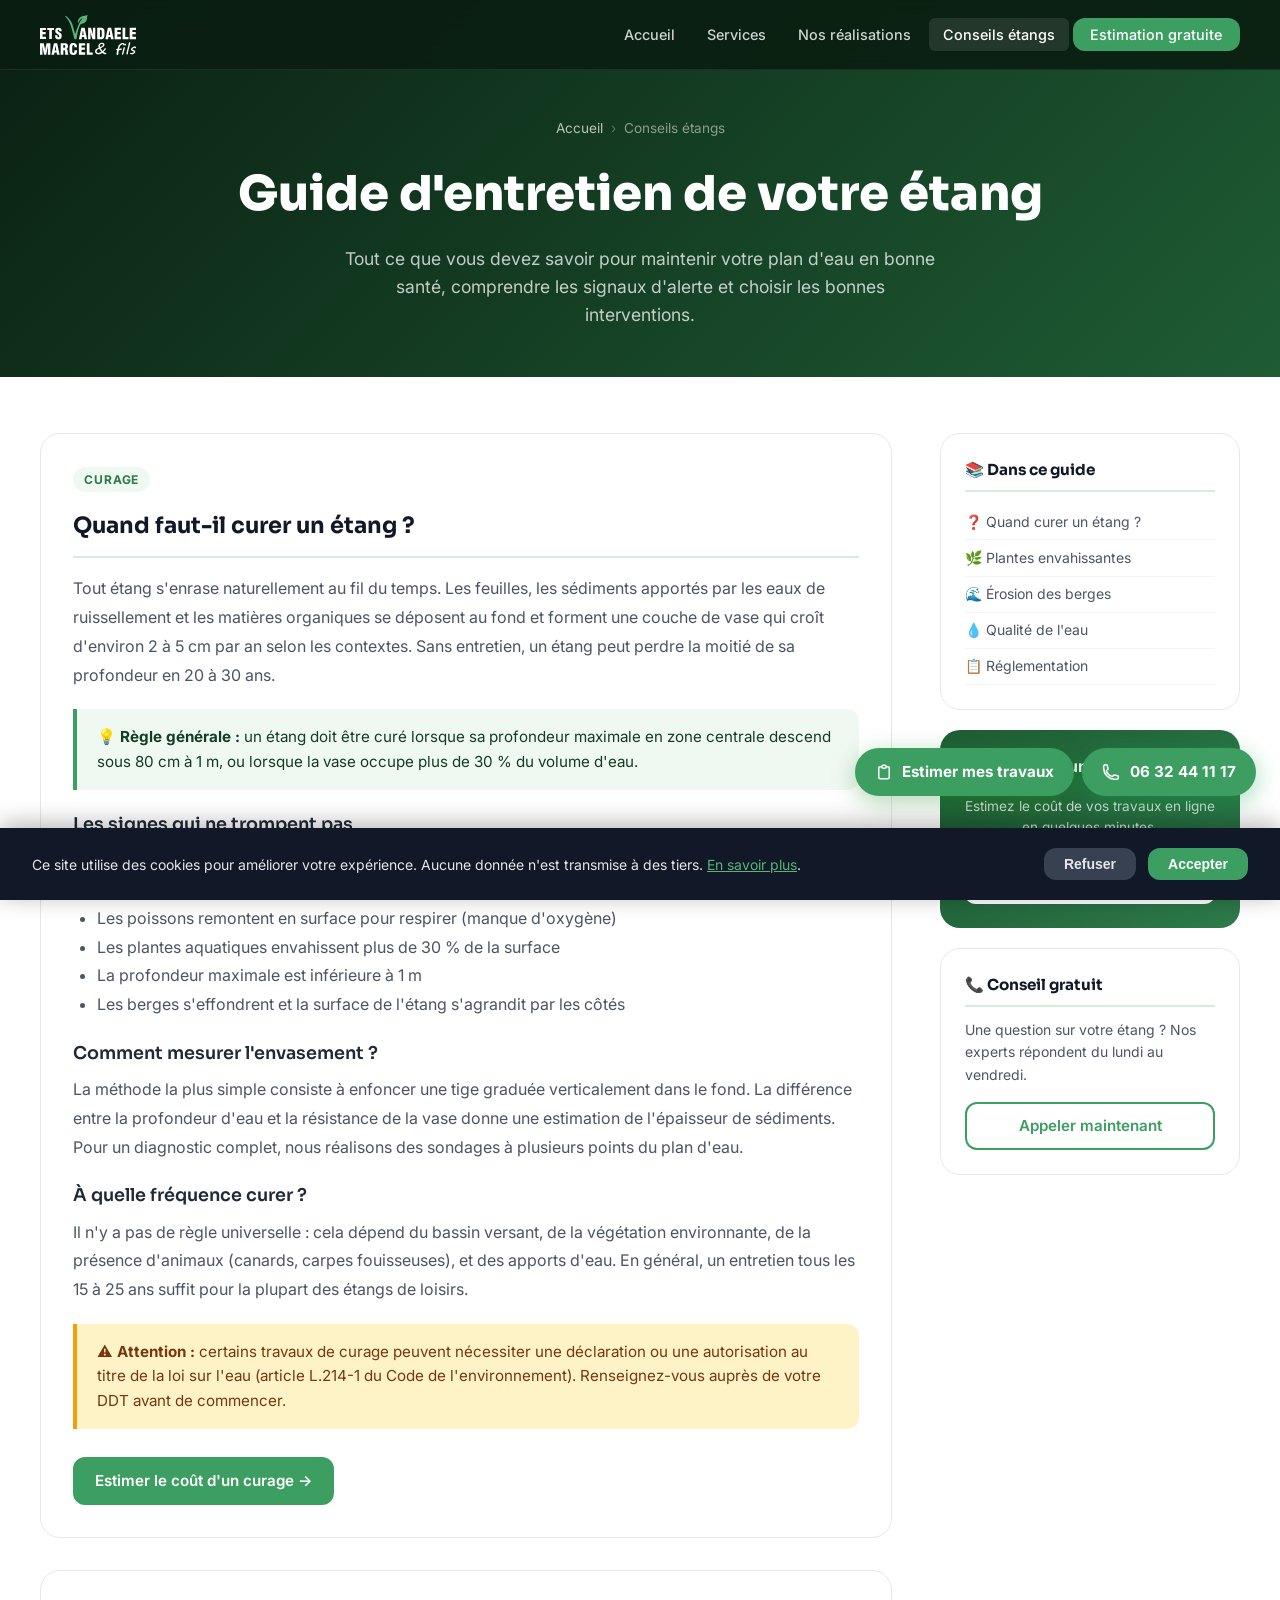
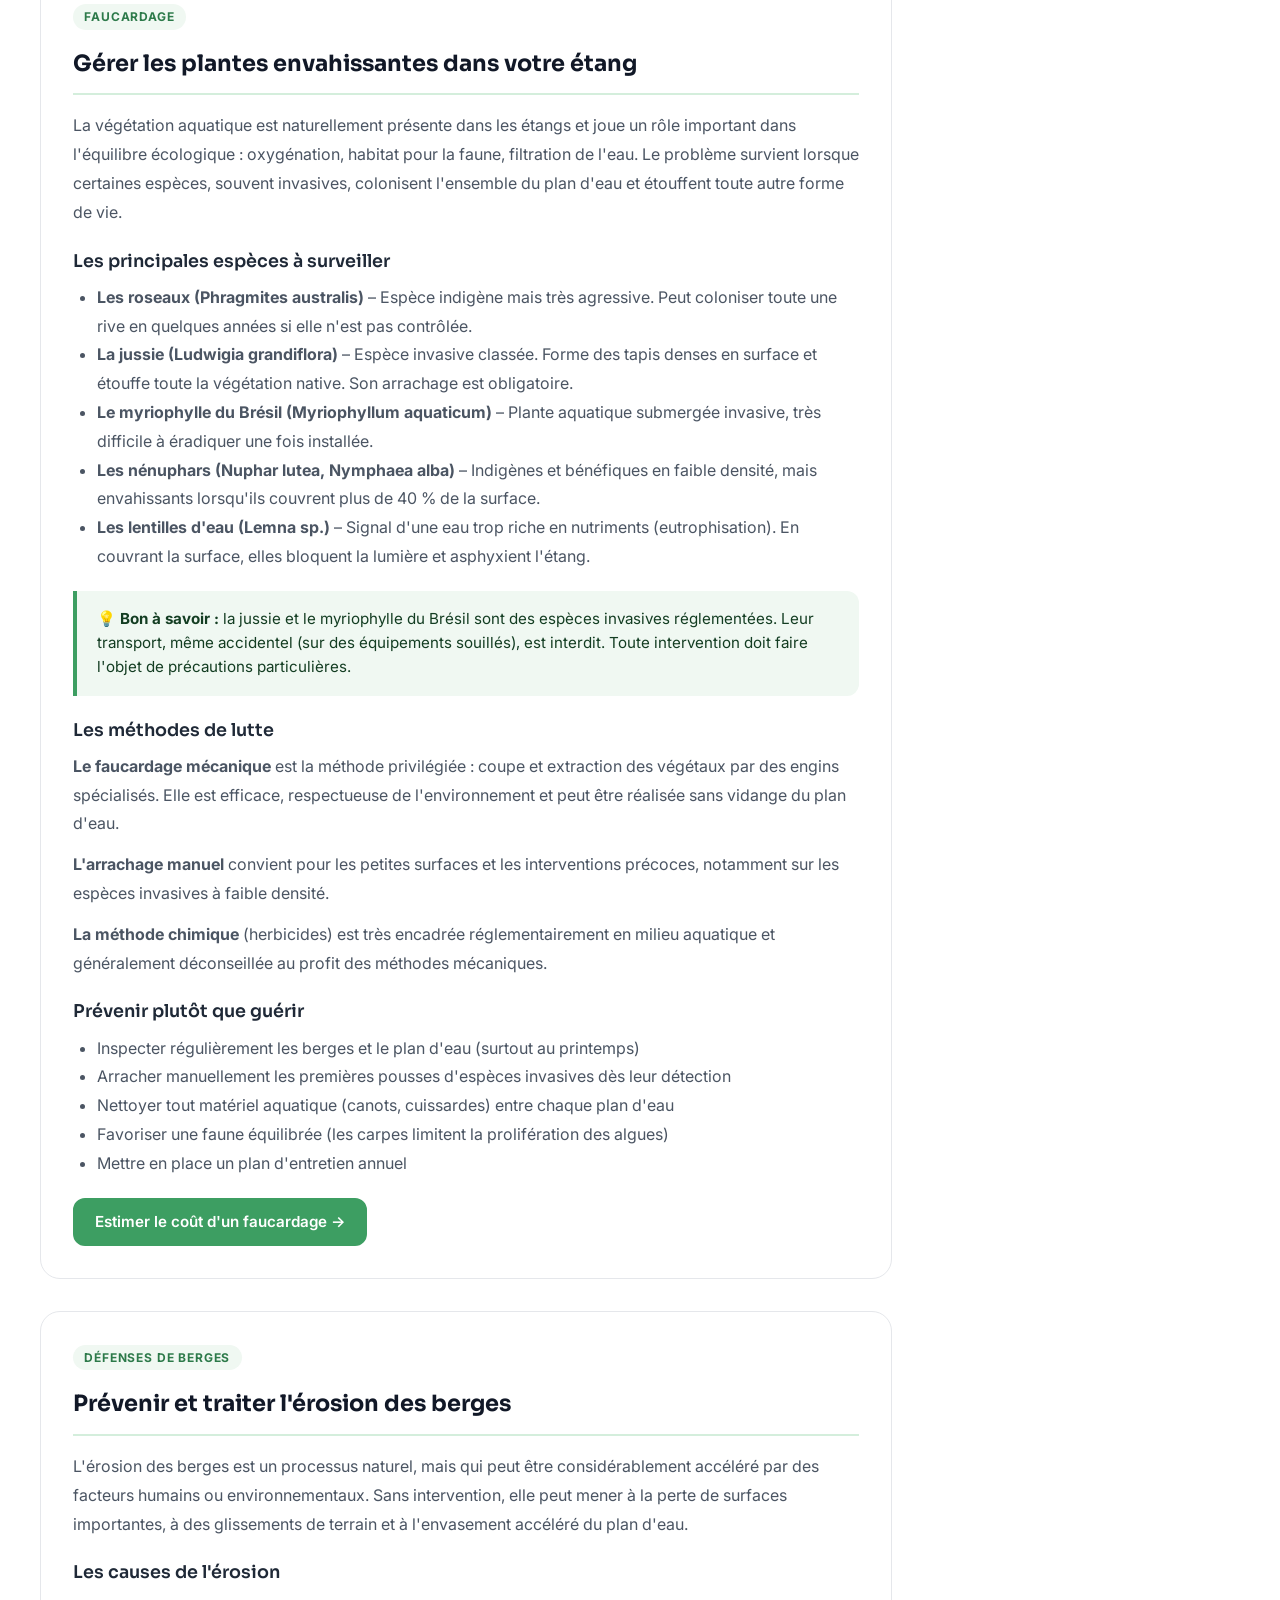
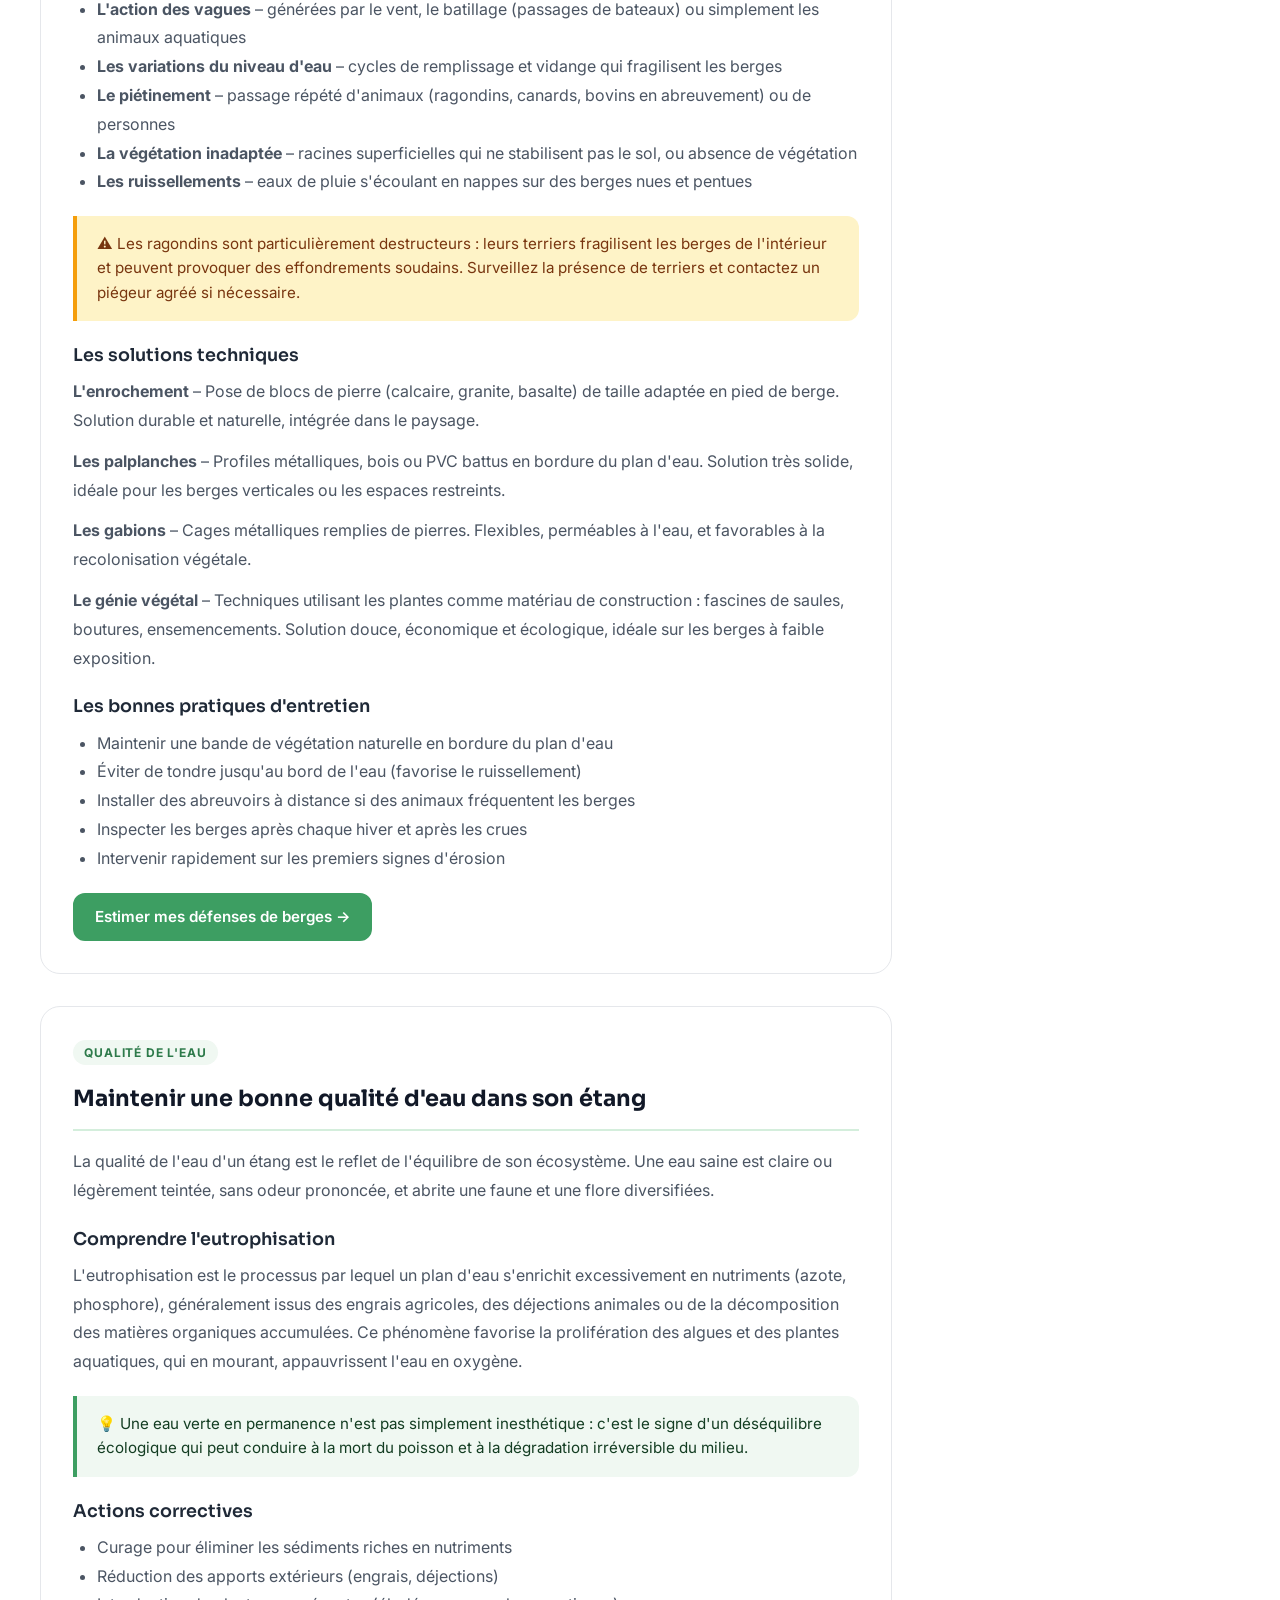
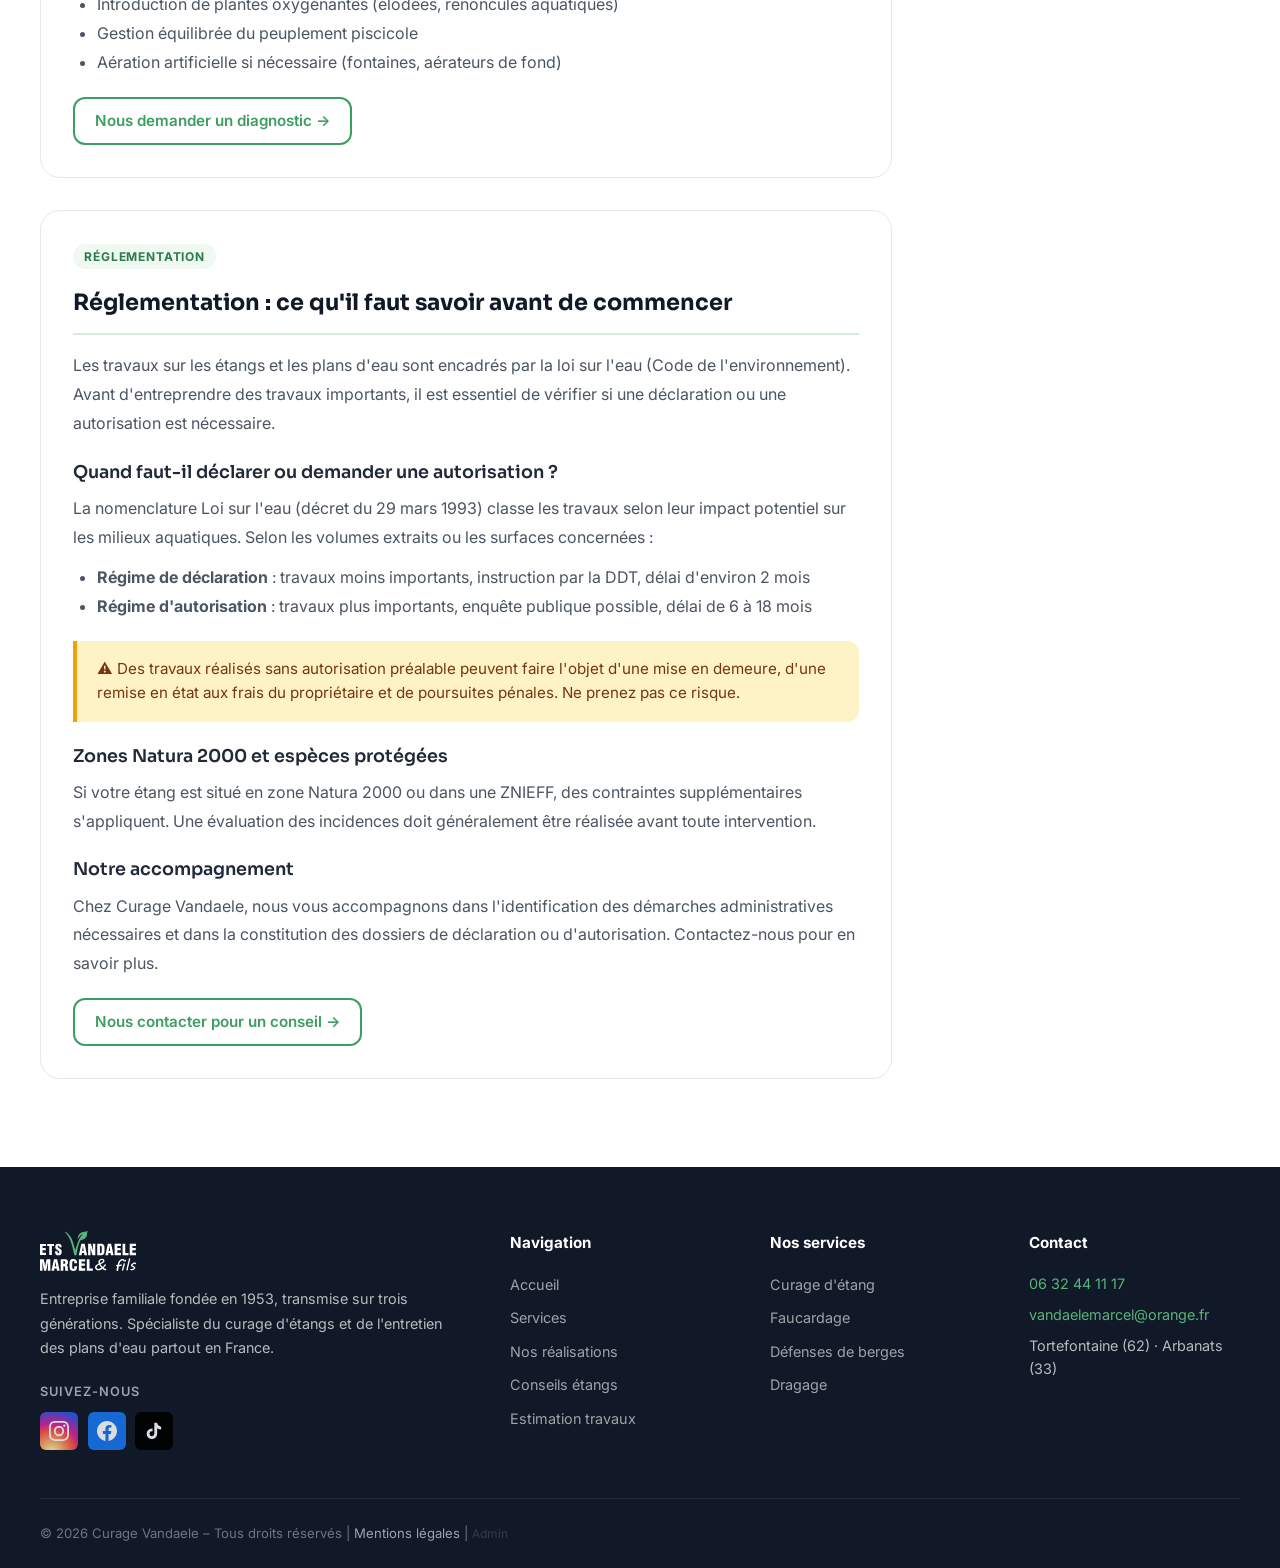
<file: conseils.html>
﻿<!DOCTYPE html>
<html lang="fr">
<head>
  <meta charset="UTF-8" />
  <meta name="viewport" content="width=device-width, initial-scale=1.0" />
  <link rel="icon" type="image/svg+xml" href="assets/logo.svg" />
  <title>Guide entretien étang : curage, plantes, berges | Vandaele</title>
  <meta name="description" content="Guide complet pour entretenir votre étang : quand curer, gérer les plantes envahissantes, prévenir l'érosion des berges, améliorer la qualité de l'eau. Conseils d'experts." />
  <meta name="keywords" content="entretien étang conseils, quand curer étang, plantes envahissantes étang, érosion berges étang, qualité eau étang, réglementation curage étang, jussie nénuphars roseaux, vase étang profondeur" />
  <meta name="robots" content="index, follow" />
  <meta name="author" content="ETS Vandaele Marcel & Fils" />
  <link rel="canonical" href="https://www.curagevandaele.fr/conseils.html" />

  <!-- Open Graph -->
  <meta property="og:type" content="article" />
  <meta property="og:locale" content="fr_FR" />
  <meta property="og:site_name" content="Curage Vandaele" />
  <meta property="og:url" content="https://www.curagevandaele.fr/conseils.html" />
  <meta property="og:title" content="Guide complet entretien étang – Conseils Curage Vandaele" />
  <meta property="og:description" content="Quand curer, gérer les plantes envahissantes, prévenir l'érosion, améliorer la qualité d'eau. Guide pratique par des experts." />
  <meta property="og:image" content="https://www.curagevandaele.fr/assets/og-image.jpg" />

  <!-- Twitter Card -->
  <meta name="twitter:card" content="summary_large_image" />
  <meta name="twitter:title" content="Guide complet entretien étang – Conseils Curage Vandaele" />
  <meta name="twitter:description" content="Quand curer, plantes envahissantes, érosion berges, qualité d'eau. Guide pratique d'experts." />
  <meta name="twitter:image" content="https://www.curagevandaele.fr/assets/og-image.jpg" />

  <!-- Schema.org – BreadcrumbList -->
  <script type="application/ld+json">
  {
    "@context": "https://schema.org",
    "@type": "BreadcrumbList",
    "itemListElement": [
      { "@type": "ListItem", "position": 1, "name": "Accueil", "item": "https://www.curagevandaele.fr/" },
      { "@type": "ListItem", "position": 2, "name": "Conseils étangs", "item": "https://www.curagevandaele.fr/conseils.html" }
    ]
  }
  </script>
  <!-- Schema.org – FAQPage -->
  <script type="application/ld+json">
  {
    "@context": "https://schema.org",
    "@type": "FAQPage",
    "mainEntity": [
      {
        "@type": "Question",
        "name": "Quand faut-il curer un étang ?",
        "acceptedAnswer": {
          "@type": "Answer",
          "text": "Un étang doit être curé lorsqu'il perd significativement en profondeur (moins de 80 cm en zone centrale), que l'eau devient régulièrement verte ou malodorante, que les poissons manquent d'oxygène, ou que les plantes aquatiques couvrent plus de 30 % de la surface."
        }
      },
      {
        "@type": "Question",
        "name": "Comment gérer les plantes envahissantes dans un étang ?",
        "acceptedAnswer": {
          "@type": "Answer",
          "text": "Le faucardage mécanique est la méthode la plus efficace et respectueuse de l'environnement. Il consiste à couper et extraire les végétaux. Pour les espèces invasives comme la jussie, une intervention rapide est cruciale pour éviter leur prolifération."
        }
      },
      {
        "@type": "Question",
        "name": "Comment prévenir l'érosion des berges d'un étang ?",
        "acceptedAnswer": {
          "@type": "Answer",
          "text": "La prévention passe par la végétalisation des rives, l'installation de protections physiques (enrochement, palplanches, gabions) et la limitation du piétinement des berges. Un diagnostic préalable permet de choisir la solution adaptée."
        }
      }
    ]
  }
  </script>
  <link rel="stylesheet" href="css/style.css" />
  <link href="https://fonts.googleapis.com/css2?family=Inter:wght@300;400;500;600;700;800&family=Sora:wght@400;600;700;800&display=swap" rel="stylesheet" />
  <style>
    .conseils-layout {
      display: grid;
      grid-template-columns: 1fr 300px;
      gap: 3rem;
      align-items: start;
    }
    .conseils-sidebar {
      position: sticky;
      top: calc(var(--nav-h) + 1.5rem);
    }
    .sidebar-card {
      background: var(--white);
      border: 1px solid var(--gray-200);
      border-radius: var(--radius-lg);
      padding: 1.5rem;
      margin-bottom: 1.25rem;
    }
    .sidebar-card h4 {
      font-family: var(--font-display);
      font-size: .95rem;
      font-weight: 700;
      color: var(--gray-900);
      margin-bottom: .75rem;
      padding-bottom: .5rem;
      border-bottom: 2px solid var(--blue-100);
    }
    .sidebar-nav a {
      display: block;
      padding: .4rem 0;
      font-size: .875rem;
      color: var(--gray-600);
      border-bottom: 1px solid var(--gray-100);
      transition: color var(--transition);
    }
    .sidebar-nav a:hover { color: var(--blue-600); }
    .sidebar-cta {
      background: linear-gradient(135deg, var(--blue-700), var(--blue-600));
      border-radius: var(--radius-lg);
      padding: 1.5rem;
      color: var(--white);
      text-align: center;
    }
    .sidebar-cta h4 { color: var(--white); border-bottom-color: rgba(255,255,255,.2); margin-bottom: 1rem; }
    .sidebar-cta p { font-size: .85rem; color: rgba(255,255,255,.8); margin-bottom: 1rem; }
    @media (max-width: 900px) {
      .conseils-layout { grid-template-columns: 1fr; }
      .conseils-sidebar { position: static; }
    }
  </style>
</head>
<body>

<header class="site-header" id="site-header">
  <nav class="navbar container">
    <a href="index.html" class="logo">
      <img src="assets/logo.svg" alt="Curage Vandaele – ETS Vandaele Marcel & Fils" class="logo-img" />
    </a>
    <button class="nav-toggle" id="nav-toggle" aria-label="Menu"><span></span><span></span><span></span></button>
    <ul class="nav-links" id="nav-links">
      <li><a href="index.html" class="nav-link">Accueil</a></li>
      <li><a href="services.html" class="nav-link">Services</a></li>
      <li><a href="chantiers.html" class="nav-link">Nos réalisations</a></li>
      <li><a href="conseils.html" class="nav-link active">Conseils étangs</a></li>
      <li><a href="estimation.html" class="nav-link nav-cta">Estimation gratuite</a></li>
    </ul>
  </nav>
</header>

<section class="page-hero">
  <div class="container">
    <nav class="breadcrumb">
      <a href="index.html">Accueil</a>
      <span class="breadcrumb-sep">›</span>
      <span>Conseils étangs</span>
    </nav>
    <h1>Guide d'entretien de votre étang</h1>
    <p>Tout ce que vous devez savoir pour maintenir votre plan d'eau en bonne santé, comprendre les signaux d'alerte et choisir les bonnes interventions.</p>
  </div>
</section>

<section class="section">
  <div class="container">
    <div class="conseils-layout">

      <!-- Articles -->
      <div class="conseils-articles">

        <!-- Article 1 -->
        <article class="article-card" id="quand-curer">
          <span class="article-tag">Curage</span>
          <h2>Quand faut-il curer un étang ?</h2>

          <p>Tout étang s'enrase naturellement au fil du temps. Les feuilles, les sédiments apportés par les eaux de ruissellement et les matières organiques se déposent au fond et forment une couche de vase qui croît d'environ 2 à 5 cm par an selon les contextes. Sans entretien, un étang peut perdre la moitié de sa profondeur en 20 à 30 ans.</p>

          <div class="info-box">
            💡 <strong>Règle générale :</strong> un étang doit être curé lorsque sa profondeur maximale en zone centrale descend sous 80 cm à 1 m, ou lorsque la vase occupe plus de 30 % du volume d'eau.
          </div>

          <h3>Les signes qui ne trompent pas</h3>
          <ul>
            <li>L'eau devient régulièrement verte, trouble ou malodorante</li>
            <li>Des floraisons d'algues bleu-vert (cyanobactéries) apparaissent en été</li>
            <li>Les poissons remontent en surface pour respirer (manque d'oxygène)</li>
            <li>Les plantes aquatiques envahissent plus de 30 % de la surface</li>
            <li>La profondeur maximale est inférieure à 1 m</li>
            <li>Les berges s'effondrent et la surface de l'étang s'agrandit par les côtés</li>
          </ul>

          <h3>Comment mesurer l'envasement ?</h3>
          <p>La méthode la plus simple consiste à enfoncer une tige graduée verticalement dans le fond. La différence entre la profondeur d'eau et la résistance de la vase donne une estimation de l'épaisseur de sédiments. Pour un diagnostic complet, nous réalisons des sondages à plusieurs points du plan d'eau.</p>

          <h3>À quelle fréquence curer ?</h3>
          <p>Il n'y a pas de règle universelle : cela dépend du bassin versant, de la végétation environnante, de la présence d'animaux (canards, carpes fouisseuses), et des apports d'eau. En général, un entretien tous les 15 à 25 ans suffit pour la plupart des étangs de loisirs.</p>

          <div class="warning-box">
            ⚠️ <strong>Attention :</strong> certains travaux de curage peuvent nécessiter une déclaration ou une autorisation au titre de la loi sur l'eau (article L.214-1 du Code de l'environnement). Renseignez-vous auprès de votre DDT avant de commencer.
          </div>

          <a href="estimation.html" class="btn btn-primary" style="margin-top:.5rem;">Estimer le coût d'un curage →</a>
        </article>

        <!-- Article 2 -->
        <article class="article-card" id="plantes-envahissantes">
          <span class="article-tag">Faucardage</span>
          <h2>Gérer les plantes envahissantes dans votre étang</h2>

          <p>La végétation aquatique est naturellement présente dans les étangs et joue un rôle important dans l'équilibre écologique : oxygénation, habitat pour la faune, filtration de l'eau. Le problème survient lorsque certaines espèces, souvent invasives, colonisent l'ensemble du plan d'eau et étouffent toute autre forme de vie.</p>

          <h3>Les principales espèces à surveiller</h3>
          <ul>
            <li><strong>Les roseaux (Phragmites australis)</strong> – Espèce indigène mais très agressive. Peut coloniser toute une rive en quelques années si elle n'est pas contrôlée.</li>
            <li><strong>La jussie (Ludwigia grandiflora)</strong> – Espèce invasive classée. Forme des tapis denses en surface et étouffe toute la végétation native. Son arrachage est obligatoire.</li>
            <li><strong>Le myriophylle du Brésil (Myriophyllum aquaticum)</strong> – Plante aquatique submergée invasive, très difficile à éradiquer une fois installée.</li>
            <li><strong>Les nénuphars (Nuphar lutea, Nymphaea alba)</strong> – Indigènes et bénéfiques en faible densité, mais envahissants lorsqu'ils couvrent plus de 40 % de la surface.</li>
            <li><strong>Les lentilles d'eau (Lemna sp.)</strong> – Signal d'une eau trop riche en nutriments (eutrophisation). En couvrant la surface, elles bloquent la lumière et asphyxient l'étang.</li>
          </ul>

          <div class="info-box">
            💡 <strong>Bon à savoir :</strong> la jussie et le myriophylle du Brésil sont des espèces invasives réglementées. Leur transport, même accidentel (sur des équipements souillés), est interdit. Toute intervention doit faire l'objet de précautions particulières.
          </div>

          <h3>Les méthodes de lutte</h3>
          <p><strong>Le faucardage mécanique</strong> est la méthode privilégiée : coupe et extraction des végétaux par des engins spécialisés. Elle est efficace, respectueuse de l'environnement et peut être réalisée sans vidange du plan d'eau.</p>
          <p><strong>L'arrachage manuel</strong> convient pour les petites surfaces et les interventions précoces, notamment sur les espèces invasives à faible densité.</p>
          <p><strong>La méthode chimique</strong> (herbicides) est très encadrée réglementairement en milieu aquatique et généralement déconseillée au profit des méthodes mécaniques.</p>

          <h3>Prévenir plutôt que guérir</h3>
          <ul>
            <li>Inspecter régulièrement les berges et le plan d'eau (surtout au printemps)</li>
            <li>Arracher manuellement les premières pousses d'espèces invasives dès leur détection</li>
            <li>Nettoyer tout matériel aquatique (canots, cuissardes) entre chaque plan d'eau</li>
            <li>Favoriser une faune équilibrée (les carpes limitent la prolifération des algues)</li>
            <li>Mettre en place un plan d'entretien annuel</li>
          </ul>

          <a href="estimation.html" class="btn btn-primary" style="margin-top:.5rem;">Estimer le coût d'un faucardage →</a>
        </article>

        <!-- Article 3 -->
        <article class="article-card" id="erosion-berges">
          <span class="article-tag">Défenses de berges</span>
          <h2>Prévenir et traiter l'érosion des berges</h2>

          <p>L'érosion des berges est un processus naturel, mais qui peut être considérablement accéléré par des facteurs humains ou environnementaux. Sans intervention, elle peut mener à la perte de surfaces importantes, à des glissements de terrain et à l'envasement accéléré du plan d'eau.</p>

          <h3>Les causes de l'érosion</h3>
          <ul>
            <li><strong>L'action des vagues</strong> – générées par le vent, le batillage (passages de bateaux) ou simplement les animaux aquatiques</li>
            <li><strong>Les variations du niveau d'eau</strong> – cycles de remplissage et vidange qui fragilisent les berges</li>
            <li><strong>Le piétinement</strong> – passage répété d'animaux (ragondins, canards, bovins en abreuvement) ou de personnes</li>
            <li><strong>La végétation inadaptée</strong> – racines superficielles qui ne stabilisent pas le sol, ou absence de végétation</li>
            <li><strong>Les ruissellements</strong> – eaux de pluie s'écoulant en nappes sur des berges nues et pentues</li>
          </ul>

          <div class="warning-box">
            ⚠️ Les ragondins sont particulièrement destructeurs : leurs terriers fragilisent les berges de l'intérieur et peuvent provoquer des effondrements soudains. Surveillez la présence de terriers et contactez un piégeur agréé si nécessaire.
          </div>

          <h3>Les solutions techniques</h3>
          <p><strong>L'enrochement</strong> – Pose de blocs de pierre (calcaire, granite, basalte) de taille adaptée en pied de berge. Solution durable et naturelle, intégrée dans le paysage.</p>
          <p><strong>Les palplanches</strong> – Profiles métalliques, bois ou PVC battus en bordure du plan d'eau. Solution très solide, idéale pour les berges verticales ou les espaces restreints.</p>
          <p><strong>Les gabions</strong> – Cages métalliques remplies de pierres. Flexibles, perméables à l'eau, et favorables à la recolonisation végétale.</p>
          <p><strong>Le génie végétal</strong> – Techniques utilisant les plantes comme matériau de construction : fascines de saules, boutures, ensemencements. Solution douce, économique et écologique, idéale sur les berges à faible exposition.</p>

          <h3>Les bonnes pratiques d'entretien</h3>
          <ul>
            <li>Maintenir une bande de végétation naturelle en bordure du plan d'eau</li>
            <li>Éviter de tondre jusqu'au bord de l'eau (favorise le ruissellement)</li>
            <li>Installer des abreuvoirs à distance si des animaux fréquentent les berges</li>
            <li>Inspecter les berges après chaque hiver et après les crues</li>
            <li>Intervenir rapidement sur les premiers signes d'érosion</li>
          </ul>

          <a href="estimation.html" class="btn btn-primary" style="margin-top:.5rem;">Estimer mes défenses de berges →</a>
        </article>

        <!-- Article 4 -->
        <article class="article-card" id="qualite-eau">
          <span class="article-tag">Qualité de l'eau</span>
          <h2>Maintenir une bonne qualité d'eau dans son étang</h2>

          <p>La qualité de l'eau d'un étang est le reflet de l'équilibre de son écosystème. Une eau saine est claire ou légèrement teintée, sans odeur prononcée, et abrite une faune et une flore diversifiées.</p>

          <h3>Comprendre l'eutrophisation</h3>
          <p>L'eutrophisation est le processus par lequel un plan d'eau s'enrichit excessivement en nutriments (azote, phosphore), généralement issus des engrais agricoles, des déjections animales ou de la décomposition des matières organiques accumulées. Ce phénomène favorise la prolifération des algues et des plantes aquatiques, qui en mourant, appauvrissent l'eau en oxygène.</p>

          <div class="info-box">
            💡 Une eau verte en permanence n'est pas simplement inesthétique : c'est le signe d'un déséquilibre écologique qui peut conduire à la mort du poisson et à la dégradation irréversible du milieu.
          </div>

          <h3>Actions correctives</h3>
          <ul>
            <li>Curage pour éliminer les sédiments riches en nutriments</li>
            <li>Réduction des apports extérieurs (engrais, déjections)</li>
            <li>Introduction de plantes oxygénantes (élodées, renoncules aquatiques)</li>
            <li>Gestion équilibrée du peuplement piscicole</li>
            <li>Aération artificielle si nécessaire (fontaines, aérateurs de fond)</li>
          </ul>

          <a href="estimation.html" class="btn btn-outline" style="margin-top:.5rem;">Nous demander un diagnostic →</a>
        </article>

        <!-- Article 5 -->
        <article class="article-card" id="reglementation">
          <span class="article-tag">Réglementation</span>
          <h2>Réglementation : ce qu'il faut savoir avant de commencer</h2>

          <p>Les travaux sur les étangs et les plans d'eau sont encadrés par la loi sur l'eau (Code de l'environnement). Avant d'entreprendre des travaux importants, il est essentiel de vérifier si une déclaration ou une autorisation est nécessaire.</p>

          <h3>Quand faut-il déclarer ou demander une autorisation ?</h3>
          <p>La nomenclature Loi sur l'eau (décret du 29 mars 1993) classe les travaux selon leur impact potentiel sur les milieux aquatiques. Selon les volumes extraits ou les surfaces concernées :</p>
          <ul>
            <li><strong>Régime de déclaration</strong> : travaux moins importants, instruction par la DDT, délai d'environ 2 mois</li>
            <li><strong>Régime d'autorisation</strong> : travaux plus importants, enquête publique possible, délai de 6 à 18 mois</li>
          </ul>

          <div class="warning-box">
            ⚠️ Des travaux réalisés sans autorisation préalable peuvent faire l'objet d'une mise en demeure, d'une remise en état aux frais du propriétaire et de poursuites pénales. Ne prenez pas ce risque.
          </div>

          <h3>Zones Natura 2000 et espèces protégées</h3>
          <p>Si votre étang est situé en zone Natura 2000 ou dans une ZNIEFF, des contraintes supplémentaires s'appliquent. Une évaluation des incidences doit généralement être réalisée avant toute intervention.</p>

          <h3>Notre accompagnement</h3>
          <p>Chez Curage Vandaele, nous vous accompagnons dans l'identification des démarches administratives nécessaires et dans la constitution des dossiers de déclaration ou d'autorisation. Contactez-nous pour en savoir plus.</p>

          <a href="estimation.html" class="btn btn-outline" style="margin-top:.5rem;">Nous contacter pour un conseil →</a>
        </article>

      </div>

      <!-- Sidebar -->
      <aside class="conseils-sidebar">
        <div class="sidebar-card">
          <h4>📚 Dans ce guide</h4>
          <nav class="sidebar-nav">
            <a href="#quand-curer">❓ Quand curer un étang ?</a>
            <a href="#plantes-envahissantes">🌿 Plantes envahissantes</a>
            <a href="#erosion-berges">🌊 Érosion des berges</a>
            <a href="#qualite-eau">💧 Qualité de l'eau</a>
            <a href="#reglementation">📋 Réglementation</a>
          </nav>
        </div>

        <div class="sidebar-cta">
          <h4>🔧 Besoin d'une intervention ?</h4>
          <p>Estimez le coût de vos travaux en ligne en quelques minutes.</p>
          <a href="estimation.html" class="btn btn-white btn-full">Estimer mes travaux</a>
        </div>

        <div class="sidebar-card" style="margin-top:1.25rem;">
          <h4>📞 Conseil gratuit</h4>
          <p style="font-size:.875rem; color:var(--gray-600); margin-bottom:1rem;">Une question sur votre étang ? Nos experts répondent du lundi au vendredi.</p>
          <a href="tel:+33632441117" class="btn btn-outline btn-full">Appeler maintenant</a>
        </div>
      </aside>

    </div>
  </div>
</section>

<footer class="site-footer">
  <div class="container footer-grid">
    <div class="footer-brand">
      <div class="logo">
        <img src="assets/logo.svg" alt="Curage Vandaele" class="logo-img" />
      </div>
      <p>Entreprise familiale fondée en 1953, transmise sur trois générations. Spécialiste du curage d'étangs et de l'entretien des plans d'eau partout en France.</p>
      <div class="footer-social">
        <p>Suivez-nous</p>
        <div class="social-icons">
          <a href="https://www.instagram.com/vandaele_environnement/" target="_blank" rel="noopener" class="social-icon social-icon--instagram" aria-label="Instagram @vandaele_environnement">
            <svg viewBox="0 0 24 24" xmlns="http://www.w3.org/2000/svg"><path d="M12 2.163c3.204 0 3.584.012 4.85.07 3.252.148 4.771 1.691 4.919 4.919.058 1.265.069 1.645.069 4.849 0 3.205-.012 3.584-.069 4.849-.149 3.225-1.664 4.771-4.919 4.919-1.266.058-1.644.07-4.85.07-3.204 0-3.584-.012-4.849-.07-3.26-.149-4.771-1.699-4.919-4.92-.058-1.265-.07-1.644-.07-4.849 0-3.204.013-3.583.07-4.849.149-3.227 1.664-4.771 4.919-4.919 1.266-.057 1.645-.069 4.849-.069zM12 0C8.741 0 8.333.014 7.053.072 2.695.272.273 2.69.073 7.052.014 8.333 0 8.741 0 12c0 3.259.014 3.668.072 4.948.2 4.358 2.618 6.78 6.98 6.98C8.333 23.986 8.741 24 12 24c3.259 0 3.668-.014 4.948-.072 4.354-.2 6.782-2.618 6.979-6.98.059-1.28.073-1.689.073-4.948 0-3.259-.014-3.667-.072-4.947-.196-4.354-2.617-6.78-6.979-6.98C15.668.014 15.259 0 12 0zm0 5.838a6.162 6.162 0 100 12.324 6.162 6.162 0 000-12.324zM12 16a4 4 0 110-8 4 4 0 010 8zm6.406-11.845a1.44 1.44 0 100 2.881 1.44 1.44 0 000-2.881z"/></svg>
          </a>
          <a href="https://www.facebook.com/people/Vandaele-Environnement-travaux-en-milieu-naturel/100063510247374/" target="_blank" rel="noopener" class="social-icon social-icon--facebook" aria-label="Facebook Vandaele Environnement">
            <svg viewBox="0 0 24 24" xmlns="http://www.w3.org/2000/svg"><path d="M24 12.073c0-6.627-5.373-12-12-12s-12 5.373-12 12c0 5.99 4.388 10.954 10.125 11.854v-8.385H7.078v-3.47h3.047V9.43c0-3.007 1.792-4.669 4.533-4.669 1.312 0 2.686.235 2.686.235v2.953H15.83c-1.491 0-1.956.925-1.956 1.874v2.25h3.328l-.532 3.47h-2.796v8.385C19.612 23.027 24 18.062 24 12.073z"/></svg>
          </a>
          <a href="https://www.tiktok.com/@etsvandaele" target="_blank" rel="noopener" class="social-icon social-icon--tiktok" aria-label="TikTok @etsvandaele">
            <svg viewBox="0 0 24 24" xmlns="http://www.w3.org/2000/svg"><path d="M19.59 6.69a4.83 4.83 0 01-3.77-4.25V2h-3.45v13.67a2.89 2.89 0 01-2.88 2.5 2.89 2.89 0 01-2.89-2.89 2.89 2.89 0 012.89-2.89c.28 0 .54.04.79.1V9.01a6.27 6.27 0 00-.79-.05 6.34 6.34 0 00-6.34 6.34 6.34 6.34 0 006.34 6.34 6.34 6.34 0 006.33-6.34V8.69a8.18 8.18 0 004.78 1.52V6.78a4.85 4.85 0 01-1.01-.09z"/></svg>
          </a>
        </div>
      </div>    </div>
    <div class="footer-nav">
      <h4>Navigation</h4>
      <ul>
        <li><a href="index.html">Accueil</a></li>
        <li><a href="services.html">Services</a></li>
        <li><a href="chantiers.html">Nos réalisations</a></li>
        <li><a href="conseils.html">Conseils étangs</a></li>
        <li><a href="estimation.html">Estimation travaux</a></li>
      </ul>
    </div>
    <div class="footer-services">
      <h4>Nos services</h4>
      <ul>
        <li><a href="services.html#curage">Curage d'étang</a></li>
        <li><a href="services.html#faucardage">Faucardage</a></li>
        <li><a href="services.html#berges">Défenses de berges</a></li>
        <li><a href="services.html#dragage">Dragage</a></li>
      </ul>
    </div>
    <div class="footer-contact">
      <h4>Contact</h4>
      <p><a href="tel:+33632441117">06 32 44 11 17</a></p>
      <p><a href="mailto:vandaelemarcel@orange.fr">vandaelemarcel@orange.fr</a></p>
      <p>Tortefontaine (62) · Arbanats (33)</p>
    </div>
  </div>
  <div class="footer-bottom">
    <div class="container">
      <p>© 2026 Curage Vandaele – Tous droits réservés | <a href="mentions-legales.html">Mentions légales</a> | <a href="admin.html" style="opacity:.25; font-size:.75rem; text-decoration:none;">Admin</a></p>
    </div>
  </div>
</footer>

<div class="fab-group">
  <a href="estimation.html" class="fab-cta" aria-label="Demander une estimation gratuite">
    <svg fill="none" viewBox="0 0 24 24" stroke="currentColor" stroke-width="2"><path stroke-linecap="round" stroke-linejoin="round" d="M9 5H7a2 2 0 00-2 2v12a2 2 0 002 2h10a2 2 0 002-2V7a2 2 0 00-2-2h-2M9 5a2 2 0 002 2h2a2 2 0 002-2M9 5a2 2 0 012-2h2a2 2 0 012 2"/></svg>
    <span class="fab-long">Estimer mes travaux</span><span class="fab-short">Estimation</span>
  </a>
  <a href="tel:+33632441117" class="fab-phone" aria-label="Appeler Vandaele">
    <svg xmlns="http://www.w3.org/2000/svg" fill="none" viewBox="0 0 24 24" stroke="currentColor" stroke-width="2"><path stroke-linecap="round" stroke-linejoin="round" d="M2.25 6.75c0 8.284 6.716 15 15 15h2.25a2.25 2.25 0 002.25-2.25v-1.372c0-.516-.351-.966-.852-1.091l-4.423-1.106c-.44-.11-.902.055-1.173.417l-.97 1.293c-.282.376-.769.542-1.21.38a12.035 12.035 0 01-7.143-7.143c-.162-.441.004-.928.38-1.21l1.293-.97c.363-.271.527-.734.417-1.173L6.963 3.102a1.125 1.125 0 00-1.091-.852H4.5A2.25 2.25 0 002.25 4.5v2.25z"/></svg>
    <span>06 32 44 11 17</span>
  </a>
</div>
<div id="cookie-banner" role="dialog" aria-label="Gestion des cookies">
  <p>Ce site utilise des cookies pour améliorer votre expérience. Aucune donnée n'est transmise à des tiers. <a href="mentions-legales.html">En savoir plus</a>.</p>
  <div class="cookie-actions">
    <button id="cookie-refuse">Refuser</button>
    <button id="cookie-accept">Accepter</button>
  </div>
</div>
<script src="js/main.js"></script>
<script src="js/stats.js" defer></script>
</body>
</html>
</file>
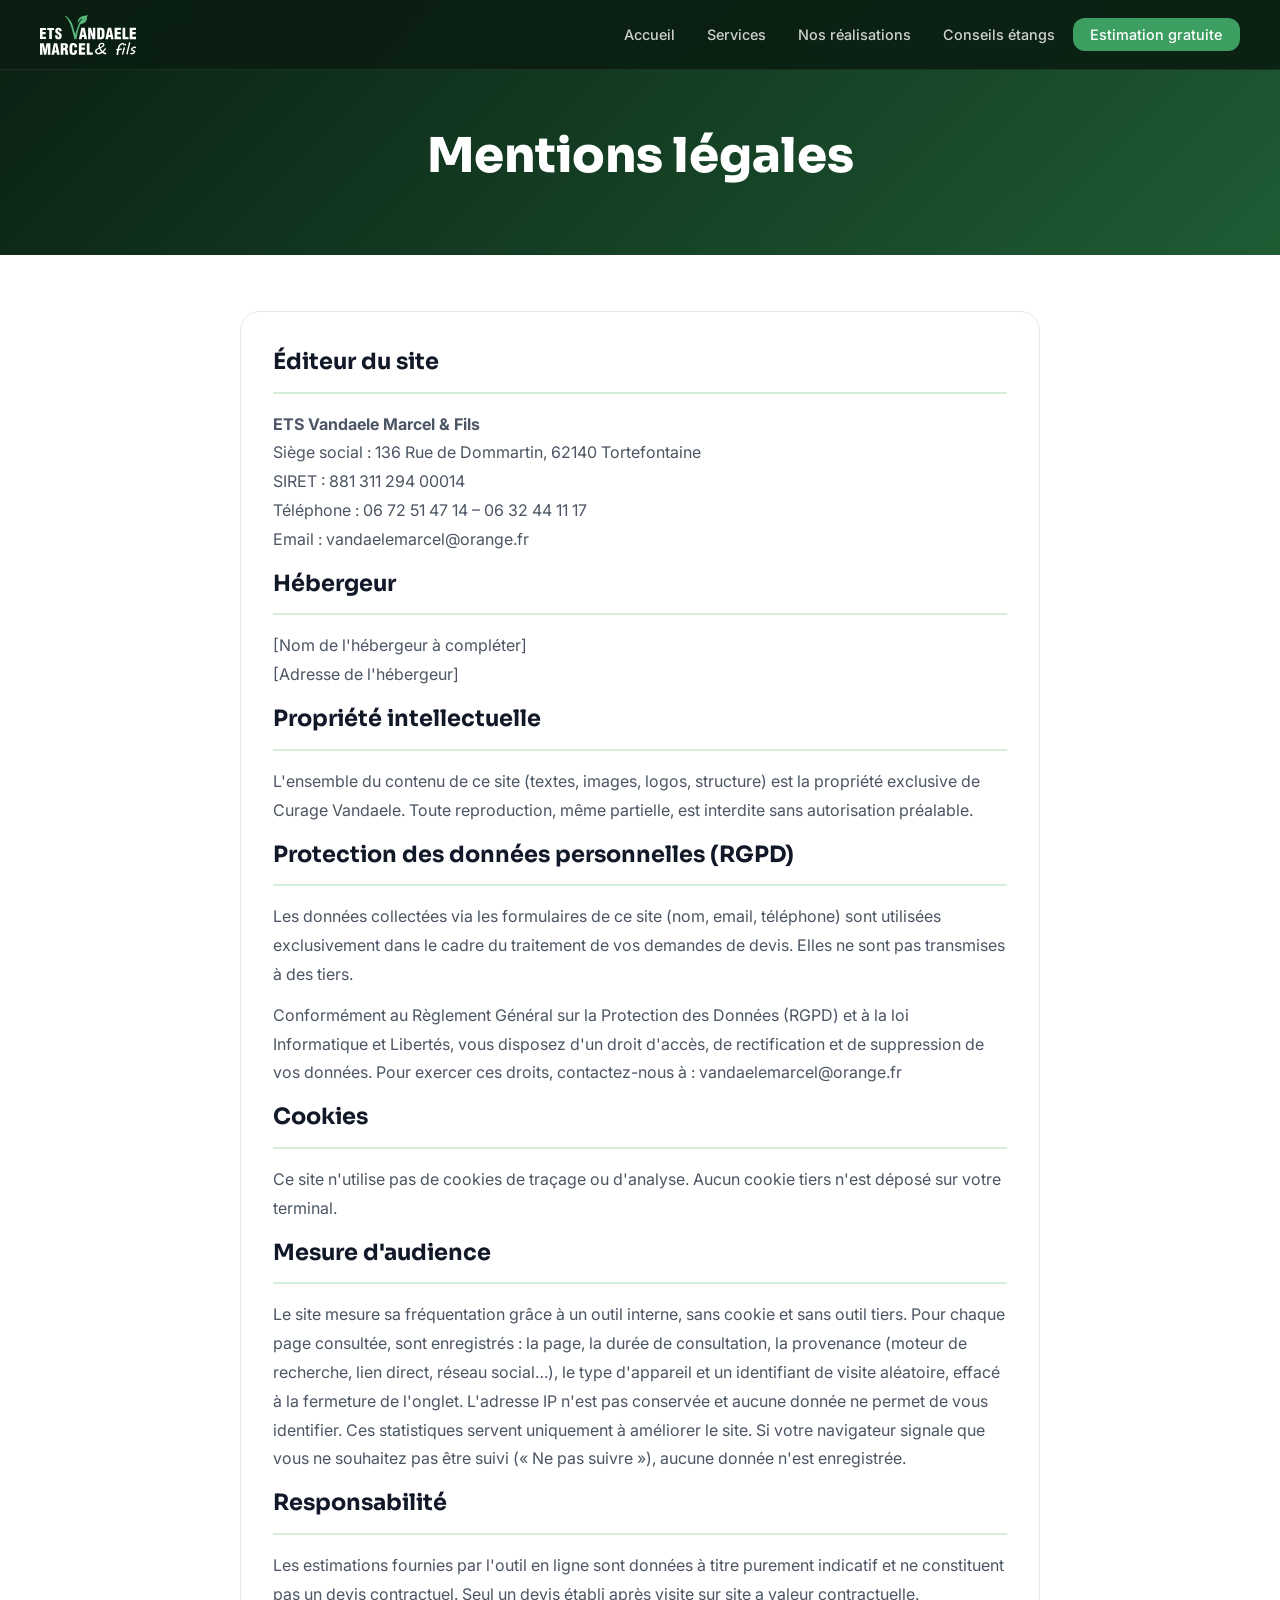
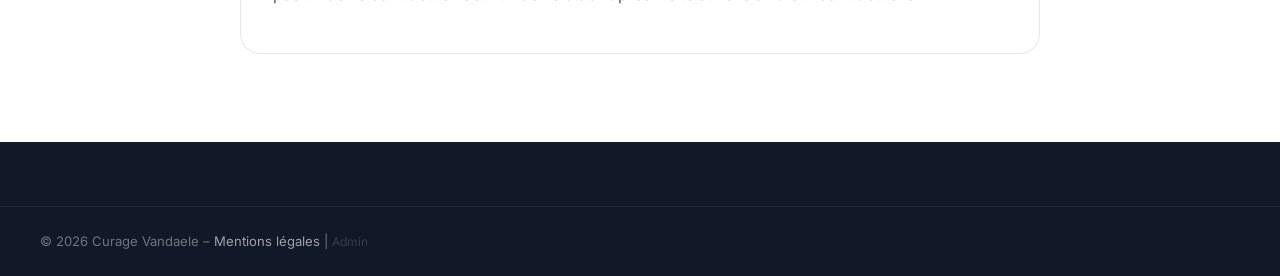
<file: mentions-legales.html>
﻿<!DOCTYPE html>
<html lang="fr">
<head>
  <meta charset="UTF-8" />
  <meta name="viewport" content="width=device-width, initial-scale=1.0" />
  <link rel="icon" type="image/svg+xml" href="assets/logo.svg" />
  <title>Mentions légales | Curage Vandaele</title>
  <meta name="robots" content="noindex, follow" />
  <link rel="stylesheet" href="css/style.css" />
  <link href="https://fonts.googleapis.com/css2?family=Inter:wght@300;400;500;600;700;800&family=Sora:wght@400;600;700;800&display=swap" rel="stylesheet" />
</head>
<body>

<header class="site-header" id="site-header">
  <nav class="navbar container">
    <a href="index.html" class="logo">
      <img src="assets/logo.svg" alt="Curage Vandaele – ETS Vandaele Marcel & Fils" class="logo-img" />
    </a>
    <button class="nav-toggle" id="nav-toggle" aria-label="Menu"><span></span><span></span><span></span></button>
    <ul class="nav-links" id="nav-links">
      <li><a href="index.html" class="nav-link">Accueil</a></li>
      <li><a href="services.html" class="nav-link">Services</a></li>
      <li><a href="chantiers.html" class="nav-link">Nos réalisations</a></li>
      <li><a href="conseils.html" class="nav-link">Conseils étangs</a></li>
      <li><a href="estimation.html" class="nav-link nav-cta">Estimation gratuite</a></li>
    </ul>
  </nav>
</header>

<section class="page-hero">
  <div class="container">
    <h1>Mentions légales</h1>
  </div>
</section>

<section class="section">
  <div class="container" style="max-width:800px;">
    <div class="article-card">
      <h2>Éditeur du site</h2>
      <p><strong>ETS Vandaele Marcel &amp; Fils</strong><br />
      Siège social : 136 Rue de Dommartin, 62140 Tortefontaine<br />
      SIRET : 881 311 294 00014<br />
      Téléphone : <a href="tel:+33672514714">06 72 51 47 14</a> – <a href="tel:+33632441117">06 32 44 11 17</a><br />
      Email : <a href="mailto:vandaelemarcel@orange.fr">vandaelemarcel@orange.fr</a></p>

      <h2>Hébergeur</h2>
      <p>[Nom de l'hébergeur à compléter]<br />
      [Adresse de l'hébergeur]</p>

      <h2>Propriété intellectuelle</h2>
      <p>L'ensemble du contenu de ce site (textes, images, logos, structure) est la propriété exclusive de Curage Vandaele. Toute reproduction, même partielle, est interdite sans autorisation préalable.</p>

      <h2>Protection des données personnelles (RGPD)</h2>
      <p>Les données collectées via les formulaires de ce site (nom, email, téléphone) sont utilisées exclusivement dans le cadre du traitement de vos demandes de devis. Elles ne sont pas transmises à des tiers.</p>
      <p>Conformément au Règlement Général sur la Protection des Données (RGPD) et à la loi Informatique et Libertés, vous disposez d'un droit d'accès, de rectification et de suppression de vos données. Pour exercer ces droits, contactez-nous à : <a href="mailto:vandaelemarcel@orange.fr">vandaelemarcel@orange.fr</a></p>

      <h2>Cookies</h2>
      <p>Ce site n'utilise pas de cookies de traçage ou d'analyse. Aucun cookie tiers n'est déposé sur votre terminal.</p>

      <h2>Mesure d'audience</h2>
      <p>Le site mesure sa fréquentation grâce à un outil interne, sans cookie et sans outil tiers. Pour chaque page consultée, sont enregistrés : la page, la durée de consultation, la provenance (moteur de recherche, lien direct, réseau social…), le type d'appareil et un identifiant de visite aléatoire, effacé à la fermeture de l'onglet. L'adresse IP n'est pas conservée et aucune donnée ne permet de vous identifier. Ces statistiques servent uniquement à améliorer le site. Si votre navigateur signale que vous ne souhaitez pas être suivi (« Ne pas suivre »), aucune donnée n'est enregistrée.</p>

      <h2>Responsabilité</h2>
      <p>Les estimations fournies par l'outil en ligne sont données à titre purement indicatif et ne constituent pas un devis contractuel. Seul un devis établi après visite sur site a valeur contractuelle.</p>
    </div>
  </div>
</section>

<footer class="site-footer">
  <div class="footer-bottom" style="border-top: 1px solid rgba(255,255,255,.08);">
    <div class="container">
      <p>© 2026 Curage Vandaele – <a href="mentions-legales.html">Mentions légales</a> | <a href="admin.html" style="opacity:.25; font-size:.75rem; text-decoration:none;">Admin</a></p>
    </div>
  </div>
</footer>

<script src="js/main.js"></script>
<script src="js/stats.js" defer></script>
</body>
</html>
</file>
<file: css/style.css>
/* ============================================================
   CURAGE VANDAELE – STYLESHEET
   ============================================================ */
@import url('https://fonts.googleapis.com/css2?family=Lora:ital@1&display=swap');

/* ── RESET & BASE ── */
*, *::before, *::after { box-sizing: border-box; margin: 0; padding: 0; }

:root {
  /* Palette brand Vandaele Environnement – vert logo #56B57A */
  --blue-900: #0a1f12;
  --blue-800: #133d22;
  --blue-700: #1e5c34;
  --blue-600: #2d7a4a;
  --blue-500: #3d9e62;
  --blue-400: #56B57A;
  --blue-100: #d4eedc;
  --blue-50:  #f0f8f2;

  --teal-500: #3d9e62;
  --teal-400: #6bbb8a;

  --green-500: #3d9e62;
  --green-400: #56B57A;

  --gray-900: #111827;
  --gray-800: #1f2937;
  --gray-700: #374151;
  --gray-600: #4b5563;
  --gray-500: #6b7280;
  --gray-400: #9ca3af;
  --gray-300: #d1d5db;
  --gray-200: #e5e7eb;
  --gray-100: #f3f4f6;
  --gray-50:  #f9fafb;
  --white:    #ffffff;

  --radius-sm: 6px;
  --radius-md: 12px;
  --radius-lg: 20px;
  --radius-xl: 28px;

  --shadow-sm: 0 1px 3px rgba(0,0,0,.08), 0 1px 2px rgba(0,0,0,.06);
  --shadow-md: 0 4px 16px rgba(0,0,0,.10);
  --shadow-lg: 0 10px 40px rgba(0,0,0,.15);
  --shadow-xl: 0 20px 60px rgba(0,0,0,.20);

  --font-sans: 'Inter', system-ui, sans-serif;
  --font-display: 'Sora', 'Inter', sans-serif;

  --transition: 0.25s cubic-bezier(.4,0,.2,1);
  --nav-h: 70px;
}

html { scroll-behavior: smooth; font-size: 16px; }

body {
  font-family: var(--font-sans);
  color: var(--gray-800);
  background: var(--white);
  line-height: 1.6;
  -webkit-font-smoothing: antialiased;
}

img { max-width: 100%; display: block; }
a { color: inherit; text-decoration: none; }
ul { list-style: none; }

/* ── CONTAINER ── */
.container {
  width: min(1200px, 100% - 2rem);
  margin-inline: auto;
}

/* ── BUTTONS ── */
.btn {
  display: inline-flex;
  align-items: center;
  gap: .5rem;
  padding: .625rem 1.25rem;
  border-radius: var(--radius-md);
  font-weight: 600;
  font-size: .95rem;
  cursor: pointer;
  border: 2px solid transparent;
  transition: all var(--transition);
  white-space: nowrap;
  text-decoration: none;
}
.btn-lg { padding: .875rem 1.75rem; font-size: 1rem; }
.btn-full { width: 100%; justify-content: center; }

.btn-primary {
  background: var(--blue-500);
  color: var(--white);
  border-color: var(--blue-500);
}
.btn-primary:hover {
  background: var(--blue-600);
  border-color: var(--blue-600);
  transform: translateY(-1px);
  box-shadow: 0 8px 24px rgba(61,158,98,.35);
}

.btn-outline {
  background: transparent;
  color: var(--blue-500);
  border-color: var(--blue-500);
}
.btn-outline:hover {
  background: var(--blue-500);
  color: var(--white);
  transform: translateY(-1px);
}

.btn-white {
  background: var(--white);
  color: var(--blue-600);
  border-color: var(--white);
}
.btn-white:hover {
  background: var(--blue-50);
  transform: translateY(-1px);
}

.btn-ghost {
  background: transparent;
  color: var(--white);
  border-color: rgba(255,255,255,.4);
}
.btn-ghost:hover {
  background: rgba(255,255,255,.15);
  border-color: rgba(255,255,255,.7);
}

/* ── NAVBAR ── */
.site-header {
  position: fixed;
  top: 0; left: 0; right: 0;
  z-index: 1000;
  height: var(--nav-h);
  background: rgba(10,31,18,.92);
  backdrop-filter: blur(12px);
  -webkit-backdrop-filter: blur(12px);
  border-bottom: 1px solid rgba(255,255,255,.08);
  transition: background var(--transition);
}
.site-header.scrolled {
  background: rgba(10,31,18,.98);
  box-shadow: var(--shadow-md);
}

.navbar {
  display: flex;
  align-items: center;
  justify-content: space-between;
  height: 100%;
}

.logo {
  display: flex;
  align-items: center;
  gap: 1.5rem;
  font-family: var(--font-display);
  font-size: 1.25rem;
  color: var(--white);
}
.logo-tagline {
  font-family: var(--font-display);
  font-style: normal;
  font-size: .72rem;
  font-weight: 600;
  text-transform: uppercase;
  letter-spacing: .12em;
  color: rgba(255,255,255,.75);
  line-height: 1.2;
  white-space: nowrap;
}
@media (max-width: 600px) {
  .logo { gap: .75rem; }
  .logo-tagline { font-size: .6rem; letter-spacing: .08em; }
}
.logo-icon { font-size: 1.5rem; }
.logo-text strong { color: var(--blue-400); }
.logo-img {
  height: 40px;
  width: auto;
  display: block;
}

/* footer logo (dark background) – same SVG, same filter */
.site-footer .logo-img { height: 40px; }

/* Mobile : logo réduit pour tenir dans la navbar */
@media (max-width: 768px) {
  .logo-img              { height: 34px; }
  .site-footer .logo-img { height: 34px; }
}

.nav-links {
  display: flex;
  align-items: center;
  gap: .25rem;
}
.nav-link {
  color: rgba(255,255,255,.8);
  padding: .5rem .875rem;
  border-radius: var(--radius-sm);
  font-size: .9rem;
  font-weight: 500;
  transition: all var(--transition);
}
.nav-link:hover, .nav-link.active {
  color: var(--white);
  background: rgba(255,255,255,.1);
}
.nav-link.nav-cta {
  background: var(--blue-500);
  color: var(--white);
  padding: .5rem 1.1rem;
  border-radius: var(--radius-md);
}
.nav-link.nav-cta:hover {
  background: var(--blue-400);
}

.nav-toggle {
  display: none;
  flex-direction: column;
  gap: 5px;
  background: none;
  border: none;
  cursor: pointer;
  padding: .5rem;
}
.nav-toggle span {
  display: block;
  width: 24px;
  height: 2px;
  background: var(--white);
  border-radius: 2px;
  transition: all var(--transition);
}

/* ── HERO ── */
.hero {
  position: relative;
  min-height: 100dvh;
  display: flex;
  align-items: center;
  padding-top: var(--nav-h);
  overflow: hidden;
  background: #0a1f12;
}

.hero-reel {
  position: absolute;
  inset: 0;
  background-color: #0a1f12;
  overflow: hidden;
}
.hero-reel::before {
  content: '';
  position: absolute;
  inset: 0;
  background: linear-gradient(135deg, rgba(10,31,18,.35) 0%, rgba(19,61,34,.2) 100%);
  z-index: 1;
}
.hero-reel-slide {
  position: absolute;
  inset: 0;
  opacity: 0;
  transition: opacity 1.2s ease;
  overflow: hidden;
}
.hero-reel-slide.is-active { opacity: 1; }
.slide-bg,
.slide-fg {
  position: absolute;
  inset: 0;
  width: 100%;
  height: 100%;
}
.slide-bg {
  object-fit: cover;
  filter: blur(24px) brightness(0.32) saturate(0.6);
  transform: scale(1.1);
  z-index: 0;
}
.slide-fg {
  object-fit: contain;
  z-index: 1;
}
.hero-bottom {
  position: absolute;
  bottom: 2rem;
  left: 0;
  right: 0;
  padding: 0 max(1.5rem, calc((100vw - 960px) / 2));
  display: flex;
  align-items: center;
  justify-content: space-between;
  gap: 1.5rem;
  z-index: 2;
}
.hero-phone {
  display: flex;
  align-items: center;
  gap: .45rem;
  color: rgba(255,255,255,.85);
  font-size: .9rem;
  font-weight: 600;
  text-decoration: none;
  white-space: nowrap;
}
.hero-phone:hover { color: var(--blue-400); }
.hero-reel-ui {
  display: flex;
  flex-direction: column;
  align-items: center;
  gap: .55rem;
  flex: 1;
  justify-content: center;
}
.hero-reel-label {
  font-size: .95rem;
  font-weight: 700;
  letter-spacing: .12em;
  text-transform: uppercase;
  color: #fff;
  white-space: nowrap;
  text-shadow: 0 1px 6px rgba(0,0,0,.55);
  transition: opacity .4s ease;
}
.hero-reel-dots {
  display: flex;
  gap: 6px;
  align-items: center;
}
.hero-reel-dot {
  width: 28px;
  height: 3px;
  border: none;
  border-radius: 2px;
  background: rgba(255,255,255,.35);
  cursor: pointer;
  padding: 0;
  transition: background .3s ease, width .3s ease;
}
.hero-reel-dot.is-active {
  background: var(--blue-400);
  width: 42px;
}

.hero-overlay { display: none; }

.hero-content {
  position: relative;
  z-index: 1;
  padding-block: 3rem;
  max-width: 760px;
}

.hero-badge {
  display: inline-flex;
  align-items: center;
  gap: .5rem;
  background: rgba(86,181,122,.25);
  border: 1px solid rgba(86,181,122,.4);
  color: var(--blue-100);
  padding: .35rem 1rem;
  border-radius: 100px;
  font-size: .85rem;
  font-weight: 600;
  margin-bottom: 1.5rem;
  backdrop-filter: blur(8px);
}

.hero-title {
  font-family: var(--font-display);
  font-size: clamp(2.2rem, 5vw, 3.8rem);
  font-weight: 800;
  color: var(--white);
  line-height: 1.15;
  margin-bottom: 1.25rem;
}
.hero-title .highlight {
  color: var(--blue-400);
}

.hero-subtitle {
  font-size: clamp(1rem, 2vw, 1.2rem);
  color: rgba(255,255,255,.75);
  margin-bottom: 2rem;
  max-width: 600px;
  line-height: 1.7;
}

.hero-actions {
  display: flex;
  gap: 1rem;
  flex-wrap: wrap;
  margin-bottom: 3rem;
}

.hero-stats {
  display: flex;
  align-items: center;
  gap: 1.5rem;
  flex-wrap: wrap;
}
.stat { text-align: center; }
.stat-number {
  display: block;
  font-family: var(--font-display);
  font-size: 1.8rem;
  font-weight: 800;
  color: var(--white);
}
.stat-label {
  font-size: .8rem;
  color: rgba(255,255,255,.6);
  text-transform: uppercase;
  letter-spacing: .05em;
}
.stat-divider {
  width: 1px;
  height: 40px;
  background: rgba(255,255,255,.2);
}

.hero-scroll {
  position: absolute;
  bottom: 2rem;
  left: 50%;
  transform: translateX(-50%);
  display: flex;
  flex-direction: column;
  align-items: center;
  gap: .35rem;
  color: rgba(255,255,255,.5);
  font-size: .8rem;
  animation: bounce 2s infinite;
  z-index: 1;
}
@keyframes bounce {
  0%, 100% { transform: translateX(-50%) translateY(0); }
  50% { transform: translateX(-50%) translateY(6px); }
}

/* ── SECTIONS ── */
.section {
  padding-block: 3.5rem;
}
.section--gray {
  background: var(--gray-50);
}

.section-header {
  text-align: center;
  margin-bottom: 2rem;
}
.section-tag {
  display: inline-block;
  background: var(--blue-50);
  color: var(--blue-600);
  padding: .3rem .9rem;
  border-radius: 100px;
  font-size: .8rem;
  font-weight: 700;
  text-transform: uppercase;
  letter-spacing: .08em;
  margin-bottom: .75rem;
}
.section-title {
  font-family: var(--font-display);
  font-size: clamp(1.6rem, 3vw, 2.4rem);
  font-weight: 700;
  color: var(--gray-900);
  margin-bottom: .75rem;
  line-height: 1.2;
}
.section-desc {
  color: var(--gray-500);
  max-width: 560px;
  margin-inline: auto;
  font-size: 1.05rem;
}
.section-footer {
  text-align: center;
  margin-top: 2.5rem;
}

/* ── ACTIVITIES SHOWCASE (accueil – above the fold) ── */
.activities-section {
  display: block;
}
.activities-grid {
  display: grid;
  grid-template-columns: repeat(3, 1fr);
}
.activity-card {
  position: relative;
  overflow: hidden;
  text-decoration: none;
  display: block;
  background: var(--blue-900);
  height: 340px;
}
.activity-card + .activity-card { border-left: 2px solid rgba(255,255,255,.06); }
.activity-card video,
.activity-card > img {
  width: 100%;
  height: 100%;
  object-fit: cover;
  display: block;
  transition: transform .65s ease;
}
.activity-card:hover video,
.activity-card:hover > img { transform: scale(1.07); }
.activity-card::before {
  content: '';
  position: absolute;
  inset: 0;
  background: linear-gradient(to top,
    rgba(5,18,10,.90) 0%,
    rgba(5,18,10,.30) 55%,
    rgba(5,18,10,.10) 100%);
  z-index: 1;
  transition: background .35s;
}
.activity-card:hover::before {
  background: linear-gradient(to top,
    rgba(5,18,10,.95) 0%,
    rgba(30,92,52,.45) 65%,
    rgba(30,92,52,.15) 100%);
}
.activity-info {
  position: absolute;
  bottom: 0;
  left: 0;
  right: 0;
  padding: 1.2rem 1.15rem 1rem;
  z-index: 2;
  color: var(--white);
}
.activity-info h3 {
  font-family: var(--font-display);
  font-size: 1.2rem;
  font-weight: 700;
  margin-bottom: .3rem;
  line-height: 1.2;
}
.activity-info p {
  font-size: .8rem;
  color: rgba(255,255,255,.72);
  line-height: 1.4;
  margin-bottom: .55rem;
  max-height: 0;
  overflow: hidden;
  opacity: 0;
  transition: max-height .3s ease, opacity .3s ease;
}
.activity-card:hover .activity-info p {
  max-height: 60px;
  opacity: 1;
}
.activity-cta {
  display: inline-flex;
  align-items: center;
  gap: .3rem;
  font-size: .78rem;
  font-weight: 600;
  color: var(--blue-100);
  opacity: 0;
  transform: translateY(5px);
  transition: opacity .25s .05s, transform .25s .05s;
}
.activity-card:hover .activity-cta {
  opacity: 1;
  transform: translateY(0);
}
/* badge vidéo / photo */
.activity-badge {
  position: absolute;
  top: .75rem;
  right: .75rem;
  background: rgba(0,0,0,.45);
  backdrop-filter: blur(6px);
  -webkit-backdrop-filter: blur(6px);
  color: var(--white);
  border-radius: 20px;
  padding: .22em .65em;
  font-size: .68rem;
  font-weight: 700;
  letter-spacing: .03em;
  z-index: 2;
  display: flex;
  align-items: center;
  gap: .25rem;
}
.activity-badge svg { flex-shrink: 0; }
@media (max-width: 900px) {
  .activities-grid { grid-template-columns: repeat(2, 1fr); }
  .activity-card { height: 260px; }
  .activity-info p { max-height: 50px; opacity: 1; }
  .activity-cta { opacity: 1; transform: none; }
}
@media (max-width: 500px) {
  .activities-grid { grid-template-columns: 1fr; }
  .activity-card { height: 210px; }
}

/* ── GALLERY STRIP (accueil) ── */
.services-gallery {
  display: flex;
  height: 300px;
}
.gallery-item {
  flex: 1;
  position: relative;
  overflow: hidden;
  text-decoration: none;
}
.gallery-item + .gallery-item { border-left: 2px solid rgba(255,255,255,.07); }
.gallery-item img {
  width: 100%;
  height: 100%;
  object-fit: cover;
  transition: transform .55s ease;
  display: block;
}
.gallery-item:hover img { transform: scale(1.09); }
.gallery-item::before {
  content: '';
  position: absolute;
  inset: 0;
  background: linear-gradient(to top, rgba(5,18,10,.82) 0%, rgba(5,18,10,.22) 55%, transparent 100%);
  z-index: 1;
  transition: background .35s;
}
.gallery-item:hover::before {
  background: linear-gradient(to top, rgba(5,18,10,.9) 0%, rgba(30,92,52,.4) 65%, transparent 100%);
}
.gallery-item-label {
  position: absolute;
  bottom: 0;
  left: 0;
  right: 0;
  padding: 1rem 1.15rem .9rem;
  color: var(--white);
  font-family: var(--font-display);
  font-weight: 700;
  font-size: .92rem;
  z-index: 2;
  display: flex;
  align-items: center;
  gap: .4rem;
}
.gallery-arrow {
  margin-left: auto;
  flex-shrink: 0;
  opacity: 0;
  transform: translateX(-6px);
  transition: all .3s;
}
.gallery-item:hover .gallery-arrow { opacity: 1; transform: translateX(0); }
.gallery-item-badge {
  display: inline-block;
  background: var(--blue-400);
  color: var(--white);
  font-size: .6rem;
  font-weight: 700;
  text-transform: uppercase;
  letter-spacing: .06em;
  padding: .18em .5em;
  border-radius: 4px;
  vertical-align: middle;
}
@media (max-width: 900px) {
  .services-gallery {
    display: grid;
    grid-template-columns: repeat(3, 1fr);
    height: auto;
  }
  .gallery-item { height: 155px; }
  .gallery-item + .gallery-item { border-left: none; border-top: 2px solid rgba(255,255,255,.07); }
}
@media (max-width: 480px) {
  .services-gallery { grid-template-columns: repeat(2, 1fr); }
  .gallery-item { height: 130px; }
  .gallery-item-label { font-size: .8rem; padding: .65rem .8rem; }
}

/* ── SERVICES DÉTAIL (SEO + contenu) ── */
.services-detail-grid {
  display: grid;
  grid-template-columns: repeat(3, 1fr);
  gap: 1.25rem;
}
@media (max-width: 900px) { .services-detail-grid { grid-template-columns: repeat(2, 1fr); } }
@media (max-width: 520px)  { .services-detail-grid { grid-template-columns: 1fr; } }

.service-detail-card {
  padding: 1.5rem;
  border: 1px solid var(--gray-100);
  border-radius: var(--radius-lg);
  background: var(--white);
  display: flex;
  flex-direction: column;
  transition: box-shadow var(--transition), transform var(--transition);
}
.service-detail-card:hover {
  box-shadow: var(--shadow-md);
  transform: translateY(-2px);
}
.sdc-icon { font-size: 1.8rem; line-height: 1; margin-bottom: .5rem; }
.service-detail-card h3 {
  font-family: var(--font-display);
  font-size: .95rem;
  font-weight: 700;
  color: var(--gray-900);
  margin-bottom: .5rem;
  line-height: 1.3;
}
.service-detail-card p {
  font-size: .845rem;
  color: var(--gray-500);
  line-height: 1.65;
  flex: 1;
}
.service-detail-card a {
  display: inline-block;
  font-size: .82rem;
  font-weight: 600;
  color: var(--blue-500);
  text-decoration: none;
  margin-top: .9rem;
  transition: color var(--transition);
}
.service-detail-card a:hover { color: var(--blue-400); }
.service-detail-card--cta {
  background: linear-gradient(135deg, var(--blue-900), var(--blue-700));
  border-color: transparent;
}
.service-detail-card--cta h3 { color: var(--white); }
.service-detail-card--cta p  { color: rgba(255,255,255,.72); }
.service-detail-card--cta a  { color: var(--blue-100); }
.service-detail-card--cta a:hover { color: var(--white); }

/* ── PROBLEMS → SOLUTIONS ── */
.problems-section {
  background: linear-gradient(135deg, var(--blue-900) 0%, var(--blue-800) 60%, var(--blue-700) 100%);
  padding-block: 3.5rem;
}
.problems-section .section-tag {
  background: rgba(86,181,122,.18);
  color: var(--blue-100);
  border: 1px solid rgba(86,181,122,.3);
}
.problems-section .section-title { color: var(--white); }
.problems-section .section-desc { color: rgba(255,255,255,.6); }
.problems-grid {
  display: grid;
  grid-template-columns: repeat(4, 1fr);
  gap: 1rem;
}
@media (max-width: 900px) { .problems-grid { grid-template-columns: repeat(2, 1fr); } }
@media (max-width: 480px) { .problems-grid { grid-template-columns: 1fr; } }
.problem-card {
  display: flex;
  flex-direction: column;
  background: rgba(255,255,255,.06);
  border: 1px solid rgba(255,255,255,.1);
  border-radius: var(--radius-lg);
  padding: 1.6rem 1.4rem 1.3rem;
  text-decoration: none;
  color: var(--white);
  transition: all var(--transition);
}
.problem-card:hover {
  background: rgba(86,181,122,.15);
  border-color: rgba(86,181,122,.45);
  transform: translateY(-4px);
  box-shadow: 0 10px 30px rgba(0,0,0,.25);
}
.problem-icon { font-size: 2rem; margin-bottom: .8rem; line-height: 1; }
.problem-card h3 {
  font-family: var(--font-display);
  font-size: 1rem;
  font-weight: 700;
  margin-bottom: .45rem;
  color: var(--white);
  line-height: 1.3;
}
.problem-card p {
  font-size: .845rem;
  color: rgba(255,255,255,.6);
  line-height: 1.55;
  flex: 1;
  margin-bottom: 1rem;
}
.problem-cta {
  font-size: .8rem;
  color: var(--blue-100);
  font-weight: 600;
  display: flex;
  align-items: center;
  gap: .35rem;
}
.problem-card--cta { background: var(--blue-500); border-color: var(--blue-400); }
.problem-card--cta:hover { background: var(--blue-400); border-color: var(--blue-300); }
.problem-card--cta .problem-cta { color: var(--white); }

/* ── SERVICE CARDS ── */
.services-grid {
  display: grid;
  grid-template-columns: repeat(3, 1fr);
  gap: 1rem;
}
@media (max-width: 900px) { .services-grid { grid-template-columns: repeat(2, 1fr); } }
@media (max-width: 520px)  { .services-grid { grid-template-columns: 1fr; } }

/* photo en haut de la carte */
.service-img {
  margin: -1.4rem -1.5rem 1rem;
  height: 155px;
  overflow: hidden;
  border-radius: var(--radius-md) var(--radius-md) 0 0;
}
.service-img img {
  width: 100%;
  height: 100%;
  object-fit: cover;
  transition: transform .45s ease;
  display: block;
}
.service-card:hover .service-img img { transform: scale(1.06); }

.service-card {
  display: flex;
  flex-direction: column;
  background: var(--white);
  border: 1px solid var(--gray-200);
  border-radius: var(--radius-lg);
  padding: 1.4rem 1.5rem;
  transition: all var(--transition);
  cursor: pointer;
}
.service-card:hover {
  border-color: var(--blue-400);
  box-shadow: var(--shadow-md);
  transform: translateY(-3px);
}
.service-card--cta {
  background: linear-gradient(135deg, var(--blue-600), var(--blue-700));
  border-color: transparent;
  color: var(--white);
}
.service-card--cta h3, .service-card--cta p { color: var(--white); }
.service-card--cta .card-link { color: var(--blue-100); }

.service-icon {
  font-size: 2rem;
  margin-bottom: .6rem;
}
.service-card h3 {
  font-family: var(--font-display);
  font-size: 1rem;
  font-weight: 700;
  color: var(--gray-900);
  margin-bottom: .35rem;
}
.service-card p {
  color: var(--gray-500);
  font-size: .875rem;
  line-height: 1.5;
  margin-bottom: .75rem;
  flex: 1;
}
.card-link {
  font-size: .85rem;
  font-weight: 600;
  color: var(--blue-500);
  margin-top: auto;
}

/* ── CTA SECTION ── */
.section-cta {
  padding-block: 2rem;
}
.cta-card {
  background: linear-gradient(135deg, var(--blue-700) 0%, var(--blue-600) 50%, var(--teal-500) 100%);
  border-radius: var(--radius-xl);
  padding: 3rem;
  display: flex;
  align-items: center;
  justify-content: space-between;
  gap: 2rem;
  flex-wrap: wrap;
  box-shadow: var(--shadow-xl);
}
.cta-card h2 {
  font-family: var(--font-display);
  font-size: clamp(1.4rem, 3vw, 2rem);
  font-weight: 700;
  color: var(--white);
  margin-bottom: .5rem;
}
.cta-card p {
  color: rgba(255,255,255,.8);
  font-size: 1rem;
  max-width: 500px;
}

/* ── CHANTIERS ── */
.chantiers-grid {
  display: grid;
  grid-template-columns: repeat(auto-fit, minmax(300px, 1fr));
  gap: 1.5rem;
}

.chantier-card {
  background: var(--white);
  border-radius: var(--radius-lg);
  overflow: hidden;
  box-shadow: var(--shadow-sm);
  border: 1px solid var(--gray-200);
  transition: all var(--transition);
}
.chantier-card:hover {
  box-shadow: var(--shadow-lg);
  transform: translateY(-4px);
}

.chantier-img {
  height: 220px;
  position: relative;
  overflow: hidden;
  background: var(--blue-900);
}
.chantier-img img,
.chantier-img video {
  width: 100%;
  height: 100%;
  object-fit: cover;
  display: block;
  transition: transform .5s ease;
}
.chantier-card-full:hover .chantier-img img,
.chantier-card-full:hover .chantier-img video,
.chantier-card:hover .chantier-img img,
.chantier-card:hover .chantier-img video { transform: scale(1.05); }

.chantier-badge {
  position: absolute;
  top: .85rem;
  left: .85rem;
  background: rgba(0,0,0,.55);
  backdrop-filter: blur(8px);
  color: var(--white);
  padding: .3rem .8rem;
  border-radius: 100px;
  font-size: .8rem;
  font-weight: 600;
  border: 1px solid rgba(255,255,255,.2);
}

.chantier-body { padding: 1.5rem; }
.chantier-body h3 {
  font-family: var(--font-display);
  font-size: 1.05rem;
  font-weight: 700;
  color: var(--gray-900);
  margin-bottom: .5rem;
}
.chantier-body p {
  color: var(--gray-500);
  font-size: .9rem;
  line-height: 1.6;
  margin-bottom: 1rem;
}
.chantier-meta {
  display: flex;
  gap: 1rem;
  font-size: .85rem;
  color: var(--gray-400);
}

/* ── POURQUOI NOUS : layout photo + grille ── */
.pourquoi-layout {
  display: grid;
  grid-template-columns: 1fr 1fr;
  gap: 3.5rem;
  align-items: center;
}
.pourquoi-photo {
  border-radius: var(--radius-lg);
  overflow: hidden;
  aspect-ratio: 4/3;
  box-shadow: var(--shadow-lg);
}
.pourquoi-photo img {
  width: 100%;
  height: 100%;
  object-fit: cover;
  display: block;
}
.pourquoi-content .section-header {
  text-align: left;
  margin-bottom: 1.5rem;
}
@media (max-width: 900px) {
  .pourquoi-layout { grid-template-columns: 1fr; gap: 2rem; }
  .pourquoi-photo { aspect-ratio: 16/7; }
}

/* ── FEATURES ── */
.features-grid {
  display: grid;
  grid-template-columns: repeat(2, 1fr);
  gap: .85rem;
}
@media (max-width: 480px) { .features-grid { grid-template-columns: 1fr; } }

.feature {
  display: flex;
  align-items: flex-start;
  gap: .9rem;
  padding: 1.1rem 1.25rem;
  background: var(--gray-50);
  border: 1px solid var(--gray-100);
  border-radius: var(--radius-md);
}
.feature-icon {
  font-size: 1.6rem;
  flex-shrink: 0;
  line-height: 1;
  margin-top: .1rem;
}
.feature h3 {
  font-size: .9rem;
  font-weight: 700;
  color: var(--gray-900);
  margin-bottom: .2rem;
  line-height: 1.3;
}
.feature p {
  color: var(--gray-500);
  font-size: .8rem;
  line-height: 1.4;
  margin: 0;
}

/* ── CONSEILS ── */
.conseils-grid {
  display: grid;
  grid-template-columns: repeat(auto-fit, minmax(280px, 1fr));
  gap: 1.5rem;
}

.conseil-card {
  display: block;
  background: var(--white);
  border: 1px solid var(--gray-200);
  border-radius: var(--radius-lg);
  padding: 2rem;
  transition: all var(--transition);
}
.conseil-card:hover {
  border-color: var(--blue-400);
  box-shadow: var(--shadow-md);
  transform: translateY(-3px);
}
.conseil-icon {
  font-size: 2rem;
  margin-bottom: .75rem;
}
.conseil-card h3 {
  font-family: var(--font-display);
  font-size: 1.05rem;
  font-weight: 700;
  color: var(--gray-900);
  margin-bottom: .5rem;
}
.conseil-card p {
  color: var(--gray-500);
  font-size: .9rem;
  line-height: 1.6;
  margin-bottom: 1rem;
}

/* ── ZONE D'INTERVENTION ── */
.zone-section { background: var(--blue-800); }
.zone-section .section-tag { background: rgba(86,181,122,.15); color: var(--blue-400); }
.zone-section .section-title { color: #fff; }
.zone-section .section-desc { color: rgba(255,255,255,.6); }
.zone-layout {
  display: grid;
  grid-template-columns: 1fr 340px;
  gap: 2.5rem;
  align-items: start;
}
#zone-map {
  height: 460px;
  border-radius: 12px;
  overflow: hidden;
  background: #d4ddd4;
}
.zone-cards { display: flex; flex-direction: column; gap: 1rem; }
.zone-card {
  background: rgba(255,255,255,.07);
  border: 1px solid rgba(255,255,255,.11);
  border-radius: 10px;
  padding: 1.1rem 1.4rem;
  display: flex;
  align-items: flex-start;
  gap: 1rem;
  color: #fff;
  text-decoration: none;
}
a.zone-card:hover { background: rgba(255,255,255,.12); border-color: var(--blue-400); }
.zone-card-icon { font-size: 1.5rem; line-height: 1; margin-top: .1rem; }
.zone-card strong { display: block; font-weight: 700; color: var(--blue-400); margin-bottom: .2rem; }
.zone-card span { display: block; font-size: .88rem; color: rgba(255,255,255,.65); line-height: 1.5; }
.zone-marker-pulse {
  width: 14px; height: 14px;
  background: var(--blue-400);
  border-radius: 50%;
  border: 2px solid #fff;
  box-shadow: 0 0 0 4px rgba(86,181,122,.35);
  animation: zone-pulse 2s ease infinite;
}
@keyframes zone-pulse {
  0%,100% { box-shadow: 0 0 0 4px rgba(86,181,122,.35); }
  50%      { box-shadow: 0 0 0 10px rgba(86,181,122,.08); }
}
.leaflet-tooltip.zone-tip {
  background: var(--blue-800); color: #fff;
  border: 1px solid var(--blue-400);
  font-size: .78rem; font-weight: 700;
  padding: 3px 8px; border-radius: 4px;
  box-shadow: 0 2px 8px rgba(0,0,0,.4);
  white-space: nowrap;
}
.leaflet-tooltip.zone-tip::before { display: none; }
@media (max-width: 900px) {
  .zone-layout { grid-template-columns: 1fr; }
  #zone-map { height: 320px; }
}

/* ── CONTACT ── */
.contact-wrapper {
  display: grid;
  grid-template-columns: 1fr 1fr;
  gap: 4rem;
  align-items: start;
}
.contact-info .section-title { text-align: left; }
.contact-info .section-tag { display: inline-block; }
.contact-info > p {
  color: var(--gray-500);
  margin-bottom: 2rem;
  line-height: 1.7;
}

.contact-items { display: flex; flex-direction: column; gap: 1.25rem; }
.contact-item {
  display: flex;
  align-items: flex-start;
  gap: 1rem;
}
.contact-item-icon {
  font-size: 1.5rem;
  width: 44px;
  height: 44px;
  background: var(--blue-50);
  border-radius: var(--radius-md);
  display: flex;
  align-items: center;
  justify-content: center;
  flex-shrink: 0;
}
.contact-item strong {
  display: block;
  font-size: .85rem;
  color: var(--gray-500);
  margin-bottom: .15rem;
}
.contact-item a {
  color: var(--blue-600);
  font-weight: 600;
}
.contact-item a:hover { text-decoration: underline; }

/* ── FORMS ── */
.contact-form, .estimation-form {
  background: var(--white);
  border: 1px solid var(--gray-200);
  border-radius: var(--radius-xl);
  padding: 2.5rem;
  box-shadow: var(--shadow-md);
}

.form-group {
  display: flex;
  flex-direction: column;
  gap: .4rem;
  margin-bottom: 1.25rem;
}
.form-row {
  display: grid;
  grid-template-columns: 1fr 1fr;
  gap: 1rem;
}
label {
  font-size: .875rem;
  font-weight: 600;
  color: var(--gray-700);
}
input, textarea, select {
  padding: .65rem 1rem;
  border: 1.5px solid var(--gray-300);
  border-radius: var(--radius-md);
  font-family: var(--font-sans);
  font-size: .95rem;
  color: var(--gray-900);
  background: var(--white);
  transition: border-color var(--transition), box-shadow var(--transition);
  width: 100%;
}
input:focus, textarea:focus, select:focus {
  outline: none;
  border-color: var(--blue-500);
  box-shadow: 0 0 0 3px rgba(86,181,122,.18);
}
input::placeholder, textarea::placeholder { color: var(--gray-400); }
textarea { resize: vertical; min-height: 100px; }

.form-hint {
  font-size: .8rem;
  color: var(--gray-500);
  margin-top: .2rem;
}

/* ── FOOTER ── */
.site-footer {
  background: var(--gray-900);
  color: rgba(255,255,255,.7);
  padding-top: 4rem;
}
.footer-grid {
  display: grid;
  grid-template-columns: 2fr 1fr 1fr 1fr;
  gap: 3rem;
  padding-bottom: 3rem;
  border-bottom: 1px solid rgba(255,255,255,.08);
}
.footer-brand .logo { margin-bottom: 1rem; }
.footer-brand p { font-size: .9rem; line-height: 1.7; }

.footer-nav h4, .footer-services h4, .footer-contact h4 {
  color: var(--white);
  font-size: .95rem;
  font-weight: 700;
  margin-bottom: 1rem;
}
.footer-nav ul li, .footer-services ul li {
  margin-bottom: .5rem;
}
.footer-nav a, .footer-services a {
  color: rgba(255,255,255,.6);
  font-size: .9rem;
  transition: color var(--transition);
}
.footer-nav a:hover, .footer-services a:hover { color: var(--white); }

.footer-contact p {
  font-size: .9rem;
  margin-bottom: .5rem;
}
.footer-contact a {
  color: var(--blue-400);
}
.footer-contact a:hover { text-decoration: underline; }

.footer-bottom {
  padding-block: 1.5rem;
}
.footer-bottom .container {
  display: flex;
  justify-content: space-between;
  flex-wrap: wrap;
  gap: .5rem;
}
.footer-bottom p {
  font-size: .82rem;
  color: rgba(255,255,255,.4);
}
.footer-bottom a {
  color: rgba(255,255,255,.6);
  transition: color var(--transition);
}
.footer-bottom a:hover { color: var(--white); }

/* ── PAGE HERO (inner pages) ── */
.page-hero {
  background: linear-gradient(135deg, var(--blue-900) 0%, var(--blue-700) 100%);
  padding: calc(var(--nav-h) + 3rem) 0 3rem;
  text-align: center;
  color: var(--white);
}
.page-hero h1 {
  font-family: var(--font-display);
  font-size: clamp(1.8rem, 4vw, 3rem);
  font-weight: 800;
  margin-bottom: .75rem;
}
.page-hero p {
  color: rgba(255,255,255,.75);
  font-size: 1.1rem;
  max-width: 600px;
  margin-inline: auto;
}

/* ── BREADCRUMB ── */
.breadcrumb {
  display: flex;
  align-items: center;
  gap: .5rem;
  font-size: .85rem;
  color: rgba(255,255,255,.5);
  margin-bottom: 1rem;
  justify-content: center;
}
.breadcrumb a { color: rgba(255,255,255,.7); }
.breadcrumb a:hover { color: var(--white); }
.breadcrumb-sep { color: rgba(255,255,255,.3); }

/* ── ESTIMATION PAGE ── */
.estimation-layout {
  display: grid;
  grid-template-columns: 1fr 380px;
  gap: 2rem;
  align-items: start;
}

.step-indicator {
  display: flex;
  gap: .5rem;
  margin-bottom: 2rem;
  flex-wrap: wrap;
}
.step {
  display: flex;
  align-items: center;
  gap: .4rem;
  font-size: .8rem;
  color: var(--gray-400);
  font-weight: 500;
}
.step.active { color: var(--blue-600); }
.step.done { color: var(--green-500); }
.step-num {
  width: 24px;
  height: 24px;
  border-radius: 50%;
  background: var(--gray-200);
  color: var(--gray-500);
  display: flex;
  align-items: center;
  justify-content: center;
  font-size: .75rem;
  font-weight: 700;
  flex-shrink: 0;
}
.step.active .step-num {
  background: var(--blue-500);
  color: var(--white);
}
.step.done .step-num {
  background: var(--green-500);
  color: var(--white);
}
.step-line {
  flex: 1;
  height: 2px;
  background: var(--gray-200);
  min-width: 20px;
}
.step-line.done { background: var(--green-500); }

.form-section-title {
  font-family: var(--font-display);
  font-size: 1.1rem;
  font-weight: 700;
  color: var(--gray-900);
  margin-bottom: 1.25rem;
  padding-bottom: .75rem;
  border-bottom: 2px solid var(--gray-100);
}

.travaux-grid {
  display: grid;
  grid-template-columns: 1fr 1fr;
  gap: .75rem;
  margin-bottom: 1.5rem;
}
.travail-toggle {
  position: relative;
}
.travail-toggle input[type="checkbox"] {
  position: absolute;
  opacity: 0;
  width: 0;
}
.travail-toggle label {
  display: flex;
  flex-direction: column;
  align-items: center;
  gap: .4rem;
  padding: 1rem;
  border: 2px solid var(--gray-200);
  border-radius: var(--radius-md);
  cursor: pointer;
  transition: all var(--transition);
  font-size: .85rem;
  font-weight: 600;
  color: var(--gray-700);
  text-align: center;
}
.travail-toggle label .t-icon { font-size: 1.75rem; }
.travail-toggle input:checked + label {
  border-color: var(--blue-500);
  background: var(--blue-50);
  color: var(--blue-700);
}
.travail-toggle label:hover {
  border-color: var(--blue-100);
  background: var(--gray-50);
}

.result-card {
  background: linear-gradient(135deg, var(--blue-700), var(--blue-600));
  border-radius: var(--radius-xl);
  padding: 2rem;
  color: var(--white);
  position: sticky;
  top: calc(var(--nav-h) + 1rem);
}
.result-card h3 {
  font-family: var(--font-display);
  font-size: 1.1rem;
  font-weight: 700;
  margin-bottom: 1.25rem;
  padding-bottom: .75rem;
  border-bottom: 1px solid rgba(255,255,255,.2);
}

.result-line {
  display: flex;
  justify-content: space-between;
  align-items: center;
  padding: .5rem 0;
  font-size: .9rem;
  border-bottom: 1px solid rgba(255,255,255,.1);
}
.result-line:last-of-type { border-bottom: none; }
.result-line-label { color: rgba(255,255,255,.75); }
.result-line-val { font-weight: 700; color: var(--white); }

.result-total {
  margin-top: 1.25rem;
  padding: 1.25rem;
  background: rgba(255,255,255,.12);
  border-radius: var(--radius-md);
  text-align: center;
}
.result-total-label {
  font-size: .8rem;
  color: rgba(255,255,255,.7);
  text-transform: uppercase;
  letter-spacing: .07em;
  margin-bottom: .35rem;
}
.result-total-amount {
  font-family: var(--font-display);
  font-size: 1.6rem;
  font-weight: 800;
  color: var(--white);
}
.result-total-note {
  font-size: .75rem;
  color: rgba(255,255,255,.5);
  margin-top: .25rem;
}

.result-actions {
  margin-top: 1.5rem;
  display: flex;
  flex-direction: column;
  gap: .75rem;
}

.disclaimer {
  background: var(--blue-50);
  border: 1px solid var(--blue-100);
  border-radius: var(--radius-md);
  padding: 1rem 1.25rem;
  font-size: .85rem;
  color: var(--blue-700);
  margin-top: 1.5rem;
  line-height: 1.5;
}

/* ── MAP ── */
.map-container {
  border-radius: var(--radius-lg);
  overflow: hidden;
  border: 2px solid var(--gray-200);
  margin-bottom: 1.25rem;
}
.map-container iframe {
  display: block;
  width: 100%;
  height: 350px;
  border: none;
}
.map-tools {
  display: flex;
  gap: .5rem;
  flex-wrap: wrap;
  margin-bottom: .75rem;
}
.map-btn {
  display: inline-flex;
  align-items: center;
  gap: .35rem;
  padding: .45rem .9rem;
  border: 1.5px solid var(--gray-300);
  border-radius: var(--radius-sm);
  font-size: .82rem;
  font-weight: 600;
  cursor: pointer;
  background: var(--white);
  color: var(--gray-700);
  transition: all var(--transition);
}
.map-btn:hover {
  border-color: var(--blue-500);
  color: var(--blue-600);
}
.map-btn.active {
  background: var(--blue-500);
  border-color: var(--blue-500);
  color: var(--white);
}

/* ── SERVICES PAGE ── */
.service-detail {
  display: grid;
  grid-template-columns: 1fr 1fr;
  gap: 3rem;
  align-items: center;
  padding-block: 3rem;
  border-bottom: 1px solid var(--gray-100);
}
.service-detail:last-child { border-bottom: none; }
.service-detail:nth-child(even) { direction: rtl; }
.service-detail:nth-child(even) > * { direction: ltr; }
.service-detail-visual {
  border-radius: var(--radius-xl);
  overflow: hidden;
  aspect-ratio: 4/3;
  background: var(--blue-900);
}
.service-detail-visual img {
  width: 100%;
  height: 100%;
  object-fit: cover;
  display: block;
  transition: transform .5s ease;
}
.service-detail:hover .service-detail-visual img { transform: scale(1.04); }

.service-detail h2 {
  font-family: var(--font-display);
  font-size: clamp(1.4rem, 2.5vw, 1.8rem);
  font-weight: 700;
  color: var(--gray-900);
  margin-bottom: 1rem;
}
.service-detail p {
  color: var(--gray-600);
  line-height: 1.7;
  margin-bottom: 1rem;
}
.service-detail ul {
  list-style: none;
  margin-bottom: 1.5rem;
}
.service-detail ul li {
  display: flex;
  align-items: flex-start;
  gap: .5rem;
  color: var(--gray-600);
  font-size: .95rem;
  padding: .3rem 0;
}
.service-detail ul li::before {
  content: '✓';
  color: var(--blue-500);
  font-weight: 700;
  flex-shrink: 0;
  margin-top: .05rem;
}

/* ── CONSEILS PAGE ── */
.article-card {
  background: var(--white);
  border: 1px solid var(--gray-200);
  border-radius: var(--radius-lg);
  padding: 2rem;
  margin-bottom: 2rem;
}
.article-card h2 {
  font-family: var(--font-display);
  font-size: 1.4rem;
  font-weight: 700;
  color: var(--gray-900);
  margin-bottom: 1rem;
  padding-bottom: .75rem;
  border-bottom: 2px solid var(--blue-100);
}
.article-card h3 {
  font-family: var(--font-display);
  font-size: 1.1rem;
  font-weight: 600;
  color: var(--gray-800);
  margin-top: 1.25rem;
  margin-bottom: .5rem;
}
.article-card p {
  color: var(--gray-600);
  line-height: 1.8;
  margin-bottom: .75rem;
}
.article-card ul {
  list-style: disc;
  padding-left: 1.5rem;
  color: var(--gray-600);
  line-height: 1.8;
  margin-bottom: .75rem;
}
.article-tag {
  display: inline-block;
  background: var(--blue-50);
  color: var(--blue-600);
  padding: .2rem .7rem;
  border-radius: 100px;
  font-size: .75rem;
  font-weight: 700;
  text-transform: uppercase;
  letter-spacing: .07em;
  margin-bottom: 1rem;
}
.info-box {
  background: var(--blue-50);
  border-left: 4px solid var(--blue-500);
  border-radius: 0 var(--radius-md) var(--radius-md) 0;
  padding: 1rem 1.25rem;
  margin: 1.25rem 0;
  color: var(--blue-800);
  font-size: .95rem;
}
.warning-box {
  background: #fef3c7;
  border-left: 4px solid #f59e0b;
  border-radius: 0 var(--radius-md) var(--radius-md) 0;
  padding: 1rem 1.25rem;
  margin: 1.25rem 0;
  color: #78350f;
  font-size: .95rem;
}

/* ── CHANTIERS PAGE ── */
.filters {
  display: flex;
  gap: .5rem;
  flex-wrap: wrap;
  margin-bottom: 2rem;
}
.filter-btn {
  padding: .45rem 1rem;
  border: 1.5px solid var(--gray-300);
  border-radius: 100px;
  font-size: .875rem;
  font-weight: 600;
  cursor: pointer;
  background: var(--white);
  color: var(--gray-600);
  transition: all var(--transition);
}
.filter-btn:hover, .filter-btn.active {
  background: var(--blue-500);
  border-color: var(--blue-500);
  color: var(--white);
}

/* ── NOTIFICATIONS ── */
.toast {
  position: fixed;
  bottom: 2rem;
  right: 2rem;
  background: var(--gray-900);
  color: var(--white);
  padding: 1rem 1.5rem;
  border-radius: var(--radius-md);
  font-size: .9rem;
  z-index: 9999;
  box-shadow: var(--shadow-xl);
  transform: translateY(100px);
  opacity: 0;
  transition: all .4s cubic-bezier(.4,0,.2,1);
}
.toast.show {
  transform: translateY(0);
  opacity: 1;
}
.toast.toast--success { background: var(--green-500); }
.toast.toast--error { background: #ef4444; }

/* ── RESPONSIVE ── */
@media (max-width: 1024px) {
  .estimation-layout {
    grid-template-columns: 1fr;
  }
  .result-card {
    position: static;
  }
  .contact-wrapper {
    grid-template-columns: 1fr;
    gap: 2.5rem;
  }
  .footer-grid {
    grid-template-columns: 1fr 1fr;
  }
}

@media (max-width: 768px) {
  :root { --nav-h: 64px; }

  .nav-toggle { display: flex; }
  .nav-links {
    position: fixed;
    top: var(--nav-h);
    left: 0; right: 0;
    background: var(--blue-900);
    flex-direction: column;
    padding: 1.5rem;
    gap: .25rem;
    transform: translateY(-120%);
    opacity: 0;
    transition: all .35s cubic-bezier(.4,0,.2,1);
    border-bottom: 1px solid rgba(255,255,255,.1);
  }
  .nav-links.open {
    transform: translateY(0);
    opacity: 1;
  }
  .nav-link { padding: .75rem 1rem; width: 100%; }
  .nav-link.nav-cta { text-align: center; }

  .hero-actions { flex-direction: column; }
  .hero-stats { gap: 1rem; }

  .services-grid,
  .chantiers-grid,
  .conseils-grid { grid-template-columns: 1fr; }

  .travaux-grid { grid-template-columns: 1fr 1fr; }
  .form-row { grid-template-columns: 1fr; }
  .cta-card { text-align: center; justify-content: center; }
  .service-detail { grid-template-columns: 1fr; }
  .service-detail:nth-child(even) { direction: ltr; }
  .footer-grid { grid-template-columns: 1fr; gap: 2rem; }
}

@media (max-width: 480px) {
  .travaux-grid { grid-template-columns: 1fr; }
  .hero-stats { flex-direction: column; }
  .stat-divider { display: none; }
}

/* ── RGPD COOKIE BANNER ── */
#cookie-banner {
  position: fixed;
  bottom: 0;
  left: 0;
  right: 0;
  z-index: 9999;
  background: var(--gray-900);
  color: var(--gray-200);
  padding: 1.25rem 2rem;
  display: flex;
  align-items: center;
  gap: 1.5rem;
  flex-wrap: wrap;
  box-shadow: 0 -4px 24px rgba(0,0,0,.3);
  transform: translateY(100%);
  transition: transform .4s cubic-bezier(.4,0,.2,1);
}
#cookie-banner.visible { transform: translateY(0); }
#cookie-banner p { flex: 1; font-size: .875rem; line-height: 1.5; margin: 0; min-width: 240px; }
#cookie-banner a { color: var(--blue-400); text-decoration: underline; }
.cookie-actions { display: flex; gap: .75rem; flex-shrink: 0; }
.cookie-actions button {
  padding: .5rem 1.25rem;
  border-radius: var(--radius-md);
  font-size: .875rem;
  font-weight: 600;
  cursor: pointer;
  border: none;
  transition: opacity var(--transition);
}
.cookie-actions button:hover { opacity: .85; }
#cookie-accept { background: var(--blue-500); color: #fff; }
#cookie-refuse { background: var(--gray-700); color: var(--gray-200); }

/* ── FLOATING PHONE BUTTON ── */
.fab-group {
  position: fixed;
  bottom: 1.5rem;
  right: 1.5rem;
  z-index: 1000;
  display: flex;
  align-items: center;
  gap: .5rem;
}
.fab-phone, .fab-cta {
  display: flex;
  align-items: center;
  gap: .6rem;
  padding: .75rem 1.25rem;
  border-radius: 50px;
  font-weight: 700;
  font-size: .95rem;
  text-decoration: none;
  white-space: nowrap;
  transition: transform var(--transition), box-shadow var(--transition);
}
.fab-phone {
  background: var(--green-500);
  color: #fff;
  box-shadow: 0 6px 24px rgba(22,163,74,.4);
}
.fab-phone:hover {
  transform: translateY(-2px);
  box-shadow: 0 10px 32px rgba(22,163,74,.5);
}
.fab-cta {
  background: var(--green-500);
  color: #fff;
  box-shadow: 0 6px 24px rgba(34,139,34,.35);
}
.fab-cta:hover {
  transform: translateY(-2px);
  box-shadow: 0 10px 32px rgba(34,139,34,.5);
}
.fab-phone svg, .fab-cta svg { width: 18px; height: 18px; flex-shrink: 0; }
.fab-short { display: none; }
@media (max-width: 500px) {
  .fab-phone span { display: none; }
  .fab-phone { padding: .85rem; border-radius: 50%; }
  .fab-long { display: none; }
  .fab-short { display: inline; }
  .fab-cta { border-radius: 50px; }
  /* push reel label/dots above FAB buttons */
  .hero-bottom { bottom: calc(1.5rem + 80px); right: 0; }
}
/* push up when cookie banner is visible */
.cookie-visible .fab-group { bottom: calc(1.5rem + 80px); }

/* ── TESTIMONIALS ── */
.testimonials {
  padding: 5rem 0;
  background: var(--gray-50);
}
.testimonials-grid {
  display: grid;
  grid-template-columns: repeat(3, 1fr);
  gap: 1.5rem;
  margin-top: 3rem;
}
.testimonial-card {
  background: var(--white);
  border-radius: var(--radius-lg);
  padding: 2rem;
  box-shadow: var(--shadow-md);
  display: flex;
  flex-direction: column;
  gap: 1rem;
}
.testimonial-stars { color: #f59e0b; font-size: 1.1rem; letter-spacing: 2px; }
.testimonial-text {
  font-size: 1rem;
  color: var(--gray-700);
  line-height: 1.7;
  flex: 1;
  font-style: italic;
}
.testimonial-author { display: flex; align-items: center; gap: .75rem; }
.testimonial-avatar {
  width: 44px;
  height: 44px;
  border-radius: 50%;
  background: var(--blue-100);
  color: var(--blue-600);
  display: flex;
  align-items: center;
  justify-content: center;
  font-weight: 700;
  font-size: 1rem;
  flex-shrink: 0;
}
.testimonial-name { font-weight: 600; color: var(--gray-900); font-size: .95rem; }
.testimonial-location { font-size: .8rem; color: var(--gray-500); }
@media (max-width: 900px) {
  .testimonials-grid { grid-template-columns: 1fr 1fr; }
}
@media (max-width: 600px) {
  .testimonials-grid { grid-template-columns: 1fr; }
}

/* ── SOCIAL MEDIA FOOTER ICONS ── */
.footer-social { margin-top: 1.25rem; }
.footer-social p { font-size: .8rem; color: var(--gray-400); margin-bottom: .6rem; text-transform: uppercase; letter-spacing: .08em; font-weight: 600; }
.social-icons { display: flex; gap: .6rem; }
.social-icon {
  width: 38px; height: 38px;
  border-radius: var(--radius-sm);
  display: flex; align-items: center; justify-content: center;
  transition: transform var(--transition), opacity var(--transition);
  opacity: .85;
}
.social-icon:hover { transform: translateY(-2px); opacity: 1; }
.social-icon--instagram { background: radial-gradient(circle at 30% 107%, #fdf497 0%, #fdf497 5%, #fd5949 45%, #d6249f 60%, #285AEB 90%); }
.social-icon--facebook  { background: #1877f2; }
.social-icon--tiktok    { background: #010101; }
.social-icon svg { width: 20px; height: 20px; fill: #fff; flex-shrink: 0; }

/* ── SOCIAL SECTION (homepage) ── */
.social-section { padding: 5rem 0; background: var(--white); }
.social-networks {
  display: grid;
  grid-template-columns: repeat(3, 1fr);
  gap: 1.25rem;
  margin-top: 3rem;
  margin-bottom: 3.5rem;
}
.social-card {
  border-radius: var(--radius-lg);
  padding: 2rem 1.75rem;
  display: flex;
  flex-direction: column;
  gap: 1rem;
  text-decoration: none;
  transition: transform var(--transition), box-shadow var(--transition);
  color: #fff;
}
.social-card:hover { transform: translateY(-4px); box-shadow: var(--shadow-xl); }
.social-card--instagram { background: radial-gradient(circle at 30% 107%, #fdf497 0%, #fdf497 5%, #fd5949 45%, #d6249f 60%, #285AEB 90%); }
.social-card--facebook  { background: linear-gradient(135deg, #1877f2, #0f5ecf); }
.social-card--tiktok    { background: linear-gradient(135deg, #010101, #2b2b2b); }
.social-card-icon { width: 48px; height: 48px; background: rgba(255,255,255,.2); border-radius: var(--radius-md); display: flex; align-items: center; justify-content: center; }
.social-card-icon svg { width: 26px; height: 26px; fill: #fff; }
.social-card-label { font-size: .75rem; font-weight: 700; text-transform: uppercase; letter-spacing: .1em; opacity: .75; }
.social-card-name { font-family: var(--font-display); font-size: 1.05rem; font-weight: 700; line-height: 1.3; }
.social-card-desc { font-size: .875rem; opacity: .85; line-height: 1.5; flex: 1; }
.social-card-cta { display: inline-flex; align-items: center; gap: .4rem; font-size: .85rem; font-weight: 700; background: rgba(255,255,255,.2); padding: .45rem 1rem; border-radius: 100px; width: fit-content; margin-top: auto; transition: background var(--transition); }
.social-card:hover .social-card-cta { background: rgba(255,255,255,.3); }

/* Feeds côte à côte */
.feeds-grid {
  display: grid;
  grid-template-columns: 1fr 1fr;
  gap: 2.5rem;
  margin-top: 2rem;
}
@media (max-width: 768px) { .feeds-grid { grid-template-columns: 1fr; } }

.feed-col-header {
  display: flex;
  align-items: center;
  justify-content: space-between;
  margin-bottom: 1rem;
  padding-bottom: .75rem;
  border-bottom: 2px solid var(--gray-100);
}
.feed-col-header .feed-platform {
  display: flex;
  align-items: center;
  gap: .5rem;
  font-family: var(--font-display);
  font-size: 1rem;
  font-weight: 700;
  color: var(--gray-900);
}
.feed-col-header .feed-platform svg { width: 22px; height: 22px; flex-shrink: 0; }
.feed-follow-link {
  font-size: .82rem;
  font-weight: 600;
  color: var(--blue-500);
  text-decoration: none;
  display: flex;
  align-items: center;
  gap: .25rem;
}
.feed-follow-link:hover { color: var(--blue-400); }

/* TikTok placeholder (en attente du widget Elfsight) */
.tiktok-feed-placeholder {
  background: #000;
  border-radius: var(--radius-lg);
  min-height: 320px;
  display: flex;
  flex-direction: column;
  align-items: center;
  justify-content: center;
  gap: 1rem;
  text-align: center;
  padding: 2rem;
}
.tiktok-feed-placeholder svg { opacity: .8; }
.tiktok-feed-placeholder p {
  color: rgba(255,255,255,.7);
  font-size: .88rem;
  line-height: 1.5;
  max-width: 280px;
}
.tiktok-feed-placeholder a {
  display: inline-flex;
  align-items: center;
  gap: .4rem;
  background: #fff;
  color: #000;
  font-weight: 700;
  font-size: .88rem;
  padding: .55em 1.2em;
  border-radius: 20px;
  text-decoration: none;
  transition: opacity var(--transition);
}
.tiktok-feed-placeholder a:hover { opacity: .85; }

/* Instagram feed */
.instagram-feed-wrap { margin-top: 1rem; }

/* ── Behold widget – forcer format portrait 4:5 ── */
[data-behold-id] img {
  aspect-ratio: 4 / 5 !important;
  object-fit: cover !important;
  width: 100% !important;
  height: 100% !important;
}
[data-behold-id] [style*="padding-bottom: 100%"],
[data-behold-id] [style*="padding-bottom:100%"] {
  padding-bottom: 125% !important;
}
.instagram-feed-wrap h3 { font-family: var(--font-display); font-size: 1.25rem; font-weight: 700; color: var(--gray-900); margin-bottom: .5rem; display: flex; align-items: center; gap: .6rem; }
.instagram-feed-wrap .feed-sub { font-size: .9rem; color: var(--gray-500); margin-bottom: 1.75rem; }
.behold-placeholder {
  background: var(--gray-50);
  border: 2px dashed var(--gray-300);
  border-radius: var(--radius-lg);
  padding: 2.5rem;
  text-align: center;
  color: var(--gray-500);
}

@media (max-width: 768px) {
  .social-networks { grid-template-columns: 1fr; max-width: 380px; margin-inline: auto; }
}

/* ── prefers-reduced-motion ── */
@media (prefers-reduced-motion: reduce) {
  *, *::before, *::after { transition: none !important; animation: none !important; }
}

/* ── Firefox range thumb ── */
input[type=range]::-moz-range-thumb {
  width: 20px;
  height: 20px;
  border-radius: 50%;
  background: var(--blue-500);
  border: none;
  cursor: pointer;
}

/* ── Drague verticale v3 (vue du dessus · tuyau · bassin) ── */
.dg-s-strip {
  position: fixed;
  left: 0; top: 0; bottom: 0;
  width: 60px;
  z-index: 4;
  pointer-events: none;
  display: none;
  overflow: hidden;
  background: linear-gradient(to bottom, #5a2d0a 0%, #2a1005 100%);
}
/* .page-home .dg-s-strip { display: block; } — désactivé temporairement */
@media (prefers-reduced-motion: reduce) { .dg-s-strip { display: none !important; } }

/* ── Adaptation responsive du bandeau drague ── */

/* Tablette (768 – 1199 px) */
@media (max-width: 1199px) {
  .dg-s-strip   { width: 42px; }
  .dg-s-machine { transform: scale(0.62); transform-origin: top left; left: 2px; }
  .dg-s-basin   { right: 4px; width: 8px; height: 18px; }
  .dg-s-pipe    { right: 6px; width: 4px; }
  .dg-sb        { height: 5px; }
  .dg-s-turb    { height: 20px; }
}

/* Mobile (< 768 px) */
@media (max-width: 767px) {
  .dg-s-strip   { width: 28px; }
  .dg-s-machine { transform: scale(0.37); transform-origin: top left; left: 1px; }
  .dg-s-basin   { right: 2px; width: 6px; height: 12px; border-width: 1px; }
  .dg-s-pipe    { right: 4px; width: 3px; }
  .dg-sb        { height: 4px; border-radius: 2px; }
  .dg-s-turb    { height: 14px; }
}

/* Décalage du contenu homepage pour éviter le chevauchement */
/* Décalage contenu homepage — décommenter avec le bandeau drague */
/* @media (max-width: 767px)  { body.page-home { padding-left: 28px; } } */
/* @media (min-width: 768px) and (max-width: 1199px) { body.page-home { padding-left: 42px; } } */
/* @media (min-width: 1200px) { body.page-home { padding-left: 60px; } } */

/* ── Bassin de décantation (haut, fixe – aligné tribord avec le tuyau) ── */
.dg-s-basin {
  position: absolute;
  top: 8px;
  right: 6px;
  width: 14px;
  height: 30px;
  border: 2px solid #4a5a3a;
  border-radius: 2px 2px 3px 3px;
  background: #1a2010;
  overflow: hidden;
  display: flex;
  flex-direction: column;
  justify-content: flex-end;
  z-index: 3;
}
.dg-s-basin-mud {
  width: 100%;
  height: 0%;
  background: linear-gradient(to top, #3d1a05 0%, #8a4010 70%, #b05018 100%);
  transition: height 0.35s ease;
  border-radius: 0 0 1px 1px;
}

/* ── Tuyau de refoulement (tribord, longueur pilotée par JS) ── */
.dg-s-pipe {
  position: absolute;
  top: 38px;
  bottom: 0;            /* écrasé par JS pour s'arrêter à la poupe de la drague */
  right: 10px;
  width: 7px;
  background: linear-gradient(to right, #364828, #253618, #1a2810);
  border-radius: 1px;
  overflow: hidden;
  z-index: 1;
}

/* Bolus de vase remontant dans le tuyau */
.dg-sb {
  position: absolute;
  left: 1px; right: 1px;
  height: 8px;
  border-radius: 4px;
  background: radial-gradient(ellipse at 40% 40%, #c86020 0%, #7a3408 60%, #3d1a04 100%);
  opacity: 0;
  animation: dg-sb-rise linear infinite;
}
.dg-sb1 { bottom: 8%;  animation-duration: 2.2s; animation-delay: 0s;    }
.dg-sb2 { bottom: 28%; animation-duration: 1.8s; animation-delay: 0.6s;  }
.dg-sb3 { bottom: 50%; animation-duration: 2.5s; animation-delay: 1.2s;  }
.dg-sb4 { bottom: 15%; animation-duration: 2.0s; animation-delay: 1.8s;  }
.dg-sb5 { bottom: 38%; animation-duration: 2.3s; animation-delay: 0.3s;  }
@keyframes dg-sb-rise {
  0%   { opacity: 0;   transform: translateY(0) scaleX(1); }
  8%   { opacity: 1; }
  50%  { transform: translateY(-50vh) scaleX(0.7); }
  92%  { opacity: 0.8; }
  100% { opacity: 0;   transform: translateY(-100vh) scaleX(0.5); }
}

/* ── Nuage de vase (pénétration active, suit la tête de coupe) ── */
.dg-s-turb {
  position: absolute;
  left: 0; right: 0;
  height: 28px;
  pointer-events: none;
  z-index: 1;
  background: radial-gradient(ellipse at 50% 10%,
    rgba(140, 70, 12, 0.65) 0%,
    rgba(90, 42, 6,   0.30) 55%,
    transparent 80%);
  animation: dg-turb-pulse 2.4s ease-in-out infinite;
}
@keyframes dg-turb-pulse {
  0%, 100% { opacity: 0.55; }
  50%       { opacity: 0.85; }
}

/* ── Machine (vue du dessus, positionnée par JS) ── */
.dg-s-machine {
  position: absolute;
  left: 5px;
  top: 88px;            /* valeur initiale, écrasée par JS */
  z-index: 2;
}

/* Corps SVG (corps + bras + tête de coupe, tout en un) */
.dg-s-body { width: 70px; height: 102px; display: block; overflow: visible; }

/* Animation rotation de la spirale de vis */
.dg-s-auger-spin {
  transform-box: fill-box;
  transform-origin: center;
  animation: dg-auger-rot 0.8s linear infinite;
}
@keyframes dg-auger-rot {
  from { transform: rotate(0deg); }
  to   { transform: rotate(360deg); }
}

/* ── Services unifiés (photo/vidéo + texte) ── */
.services-unified-section { background: var(--gray-50); }

.activites-grid {
  display: grid;
  grid-template-columns: repeat(3, 1fr);
  gap: 8px;
  margin-top: 2.5rem;
}
.activite-card {
  position: relative;
  display: block;
  aspect-ratio: 9/16;
  overflow: hidden;
  border-radius: 10px;
  text-decoration: none;
  color: #fff;
  background: #0d1a10;
}
.activite-card video,
.activite-card > img {
  position: absolute;
  inset: 0;
  width: 100%;
  height: 100%;
  object-fit: cover;
  transition: transform 0.6s ease;
}
.activite-card:hover video,
.activite-card:hover > img { transform: scale(1.05); }
.activite-overlay {
  position: absolute;
  inset: 0;
  background: linear-gradient(to top, rgba(5,20,10,.88) 0%, rgba(5,20,10,.28) 45%, transparent 70%);
  display: flex;
  flex-direction: column;
  justify-content: flex-end;
  padding: 20px;
  transition: background .3s ease;
}
.activite-card:hover .activite-overlay {
  background: linear-gradient(to top, rgba(5,20,10,.94) 0%, rgba(5,20,10,.5) 55%, rgba(5,20,10,.1) 80%);
}
.activite-num {
  font-size: .65rem;
  font-weight: 800;
  letter-spacing: .12em;
  color: var(--blue-400);
  margin-bottom: 5px;
  text-transform: uppercase;
}
.activite-title {
  font-family: var(--font-title);
  font-size: clamp(.95rem, 1.4vw, 1.2rem);
  font-weight: 700;
  margin: 0 0 4px;
  line-height: 1.2;
}
.activite-sub {
  font-size: .72rem;
  opacity: .75;
  margin: 0 0 8px;
  line-height: 1.3;
}
.activite-cta {
  display: block;
  font-size: .78rem;
  font-weight: 600;
  color: var(--blue-400);
  opacity: 0;
  transform: translateY(6px);
  transition: opacity .25s ease, transform .25s ease;
}
.activite-card:hover .activite-cta { opacity: 1; transform: translateY(0); }
.activite-card--cta .activite-num { color: #f0c040; }
@media (max-width: 960px) { .activites-grid { grid-template-columns: repeat(2, 1fr); gap: 6px; } }
@media (max-width: 500px) {
  .activites-grid { grid-template-columns: 1fr 1fr; gap: 4px; }
  .activite-card { aspect-ratio: 9/16; }
  .activite-overlay { padding: 10px; }
  .activite-sub { display: none; }
}

.services-unified-grid {
  display: grid;
  grid-template-columns: repeat(3, 1fr);
  gap: 1.5rem;
  margin-top: 2.5rem;
}
@media (max-width: 960px) { .services-unified-grid { grid-template-columns: repeat(2, 1fr); } }
@media (max-width: 560px)  { .services-unified-grid { grid-template-columns: 1fr; } }

.svc-card {
  background: var(--white);
  border-radius: var(--radius-lg);
  box-shadow: var(--shadow-sm);
  overflow: hidden;
  display: flex;
  flex-direction: column;
  transition: box-shadow var(--transition), transform var(--transition);
}
.svc-card:hover { box-shadow: var(--shadow-md); transform: translateY(-3px); }

.svc-card-media {
  display: block;
  aspect-ratio: 3 / 4;
  overflow: hidden;
}
.svc-card-media img,
.svc-card-media video {
  width: 100%;
  height: 100%;
  object-fit: cover;
  object-position: center;
  transition: transform 0.5s ease;
  display: block;
}
.svc-card:hover .svc-card-media img,
.svc-card:hover .svc-card-media video { transform: scale(1.03); }
img[src*="bathymetrie"] { object-fit: contain; background: #f0f4f0; }
img[src*="travaux-en-marais"] { object-fit: contain; background: #1c2e1c; }
.svc-media-gallery-4 {
  display: grid;
  grid-template-columns: 1fr 1fr;
  grid-template-rows: 1fr 1fr;
  gap: 3px;
}


.svc-card-body {
  padding: 1.3rem 1.4rem 1.5rem;
  display: flex;
  flex-direction: column;
  flex: 1;
}
.svc-card-body h3 {
  font-family: var(--font-display);
  font-size: 1.05rem;
  font-weight: 700;
  color: var(--gray-900);
  margin-bottom: .5rem;
}
.svc-card-body p {
  font-size: .875rem;
  color: var(--gray-600);
  line-height: 1.65;
  flex: 1;
}
.svc-card-link {
  display: inline-block;
  margin-top: .9rem;
  color: var(--blue-500);
  font-weight: 600;
  font-size: .875rem;
  text-decoration: none;
  transition: color var(--transition);
}
.svc-card-link:hover { color: var(--blue-700); }

.svc-card-badge {
  display: inline-flex;
  align-items: center;
  gap: .35rem;
  background: var(--blue-400);
  color: #fff;
  font-size: .72rem;
  font-weight: 700;
  padding: .25em .65em;
  border-radius: 20px;
  margin-bottom: .55rem;
  width: fit-content;
}

.svc-card--cta { border: 2px solid var(--blue-100); }
.svc-card--cta .svc-card-body { background: var(--blue-50); }
.svc-card--cta .svc-card-link { font-weight: 700; color: var(--blue-600); }

/* Placeholder image (service sans photo) */
.svc-card-media--placeholder { cursor: default; }
.svc-placeholder-img {
  width: 100%;
  height: 100%;
  background: linear-gradient(135deg, var(--blue-800), var(--blue-600));
  display: flex;
  flex-direction: column;
  align-items: center;
  justify-content: center;
  gap: .6rem;
  color: rgba(255,255,255,.6);
  font-size: .8rem;
  font-weight: 500;
}

/* Carte pleine largeur – Procédure d'autorisation */
.svc-autorisation {
  display: flex;
  align-items: center;
  gap: 1.5rem;
  margin-top: 1.5rem;
  background: var(--blue-900);
  color: var(--white);
  border-radius: var(--radius-lg);
  padding: 1.8rem 2rem;
}
.svc-autorisation-icon {
  flex-shrink: 0;
  width: 56px;
  height: 56px;
  background: rgba(255,255,255,.08);
  border-radius: 50%;
  display: flex;
  align-items: center;
  justify-content: center;
  color: var(--blue-400);
}
.svc-autorisation-body { flex: 1; }
.svc-autorisation-body h3 {
  font-family: var(--font-display);
  font-size: 1.05rem;
  font-weight: 700;
  margin-bottom: .4rem;
}
.svc-autorisation-body p {
  font-size: .875rem;
  color: rgba(255,255,255,.72);
  line-height: 1.65;
}
.svc-autorisation-link {
  flex-shrink: 0;
  display: inline-flex;
  align-items: center;
  background: var(--blue-400);
  color: #fff;
  font-weight: 700;
  font-size: .875rem;
  padding: .65em 1.4em;
  border-radius: 30px;
  text-decoration: none;
  white-space: nowrap;
  transition: background var(--transition), transform var(--transition);
}
.svc-autorisation-link:hover { background: var(--blue-500); transform: translateY(-2px); }
@media (max-width: 700px) {
  .svc-autorisation { flex-direction: column; text-align: center; }
  .svc-autorisation-icon { margin: 0 auto; }
  .autorisation-orgs { justify-content: center; }
}

/* Logos organismes (DDTM, OFB, etc.) */
.autorisation-orgs {
  display: flex;
  align-items: center;
  flex-wrap: wrap;
  gap: .6rem;
  margin-top: 1.1rem;
}
.autorisation-orgs-label {
  font-size: .75rem;
  color: rgba(255,255,255,.5);
  text-transform: uppercase;
  letter-spacing: .06em;
  font-weight: 600;
  margin-right: .2rem;
}
.autorisation-org {
  display: flex;
  align-items: center;
  gap: .5rem;
  background: rgba(255,255,255,.08);
  border: 1px solid rgba(255,255,255,.12);
  border-radius: 8px;
  padding: .45rem .75rem;
}
.autorisation-org--logo {
  background: #fff;
  border-color: transparent;
  padding: .35rem .7rem;
}
.autorisation-org--logo img {
  height: 28px;
  width: auto;
  display: block;
}
.autorisation-org-abbr {
  font-family: var(--font-display);
  font-size: .8rem;
  font-weight: 800;
  color: var(--blue-400);
  letter-spacing: .02em;
  line-height: 1;
}
.autorisation-org-name {
  font-size: .68rem;
  color: rgba(255,255,255,.65);
  line-height: 1.35;
}

/* ── Boutons réseaux sociaux (TikTok + Facebook) ── */
.social-follow-btns {
  display: flex;
  justify-content: center;
  gap: 1rem;
  margin-top: 2rem;
  flex-wrap: wrap;
}
.social-follow-btn {
  display: inline-flex;
  align-items: center;
  gap: .5rem;
  padding: .7em 1.6em;
  border-radius: 30px;
  font-weight: 600;
  font-size: .9rem;
  text-decoration: none;
  transition: opacity var(--transition), transform var(--transition);
}
.social-follow-btn:hover { opacity: .85; transform: translateY(-2px); }
.social-follow-btn--instagram { background: linear-gradient(45deg, #f09433, #e6683c, #dc2743, #cc2366, #bc1888); color: #fff; }
.social-follow-btn--tiktok   { background: #000;     color: #fff; }
.social-follow-btn--facebook { background: #1877f2;  color: #fff; }

/* ══════════════════════════════════════════════════
   SERVICES PAGE – nouveau layout immersif
   ══════════════════════════════════════════════════ */

/* Page hero compact pour services */
.page-hero--compact {
  padding: calc(var(--nav-h) + 1.5rem) 0 1.5rem;
}
.page-hero--compact h1 {
  font-size: clamp(1.5rem, 3.5vw, 2.2rem);
  margin-bottom: .4rem;
}
.page-hero--compact p {
  font-size: 1rem;
}

/* ── Subnav sticky ── */
.services-subnav {
  position: sticky;
  top: var(--nav-h);
  background: var(--blue-800);
  z-index: 50;
  border-bottom: 2px solid var(--blue-400);
}
.services-subnav-inner {
  display: flex;
  overflow-x: auto;
  -webkit-overflow-scrolling: touch;
  scrollbar-width: none;
  max-width: var(--container-max, 1200px);
  margin: 0 auto;
  padding: 0 var(--container-padding, 1.25rem);
}
.services-subnav-inner::-webkit-scrollbar { display: none; }
.services-subnav-inner a {
  flex: none;
  padding: .7rem 1.1rem;
  color: rgba(255,255,255,.65);
  font-size: .8rem;
  font-weight: 600;
  letter-spacing: .03em;
  white-space: nowrap;
  text-decoration: none;
  border-bottom: 2px solid transparent;
  margin-bottom: -2px;
  transition: color .2s, border-color .2s;
}
.services-subnav-inner a:hover { color: var(--white); border-bottom-color: var(--blue-400); }

/* ── Section service ── */
.svc-section {
  border-bottom: 1px solid var(--gray-200);
}
.svc-section:last-of-type { border-bottom: none; }

/* Hero pleine largeur */
.svc-section-hero {
  position: relative;
  height: 52vh;
  min-height: 260px;
  max-height: 500px;
  overflow: hidden;
}
.svc-section-hero img,
.svc-section-hero video {
  width: 100%;
  height: 100%;
  object-fit: cover;
  object-position: center;
  display: block;
}
.svc-section-hero-overlay {
  position: absolute;
  inset: 0;
  background: linear-gradient(
    to top,
    rgba(8,22,12,.90) 0%,
    rgba(8,22,12,.35) 50%,
    transparent 100%
  );
  display: flex;
  flex-direction: column;
  justify-content: flex-end;
  padding: 2rem 2.5rem 2.4rem;
}
.svc-section-num {
  font-family: var(--font-display);
  font-size: .72rem;
  font-weight: 700;
  letter-spacing: .18em;
  text-transform: uppercase;
  color: var(--blue-400);
  margin-bottom: .45rem;
}
.svc-section-hero-overlay h2 {
  font-family: var(--font-display);
  font-size: clamp(1.7rem, 4vw, 2.8rem);
  font-weight: 800;
  color: var(--white);
  margin: 0;
  line-height: 1.12;
  text-shadow: 0 2px 12px rgba(0,0,0,.4);
}

/* Corps de la section */
.svc-section-body {
  padding-top: 2.8rem;
  padding-bottom: 3.2rem;
}
.svc-section-intro {
  font-size: clamp(1rem, 2vw, 1.15rem);
  color: var(--gray-700);
  line-height: 1.75;
  max-width: 700px;
  margin-bottom: 2.2rem;
}
.svc-section-cols {
  display: grid;
  grid-template-columns: 1fr 1fr;
  gap: 2.5rem;
  margin-bottom: 2.2rem;
  align-items: start;
}
.svc-section-list {
  list-style: none;
  display: flex;
  flex-direction: column;
  gap: .75rem;
}
.svc-section-list li {
  display: flex;
  align-items: flex-start;
  gap: .65rem;
  font-size: .95rem;
  color: var(--gray-700);
  line-height: 1.5;
}
.svc-section-list li::before {
  content: '';
  flex: none;
  width: 18px;
  height: 18px;
  margin-top: 1px;
  background: url("data:image/svg+xml,%3Csvg xmlns='http://www.w3.org/2000/svg' viewBox='0 0 20 20' fill='%2356B57A'%3E%3Cpath fill-rule='evenodd' d='M16.704 4.153a.75.75 0 01.143 1.052l-8 10.5a.75.75 0 01-1.127.075l-4.5-4.5a.75.75 0 011.06-1.06l3.894 3.893 7.48-9.817a.75.75 0 011.05-.143z' clip-rule='evenodd'/%3E%3C/svg%3E") center/contain no-repeat;
}

/* Callout "Bon à savoir" */
.svc-callout {
  background: var(--blue-50);
  border-left: 3px solid var(--blue-400);
  border-radius: 0 8px 8px 0;
  padding: 1.3rem 1.5rem;
}
.svc-callout-label {
  font-size: .7rem;
  font-weight: 700;
  letter-spacing: .12em;
  text-transform: uppercase;
  color: var(--blue-600);
  margin: 0 0 .55rem;
}
.svc-callout p {
  font-size: .92rem;
  color: var(--gray-700);
  line-height: 1.6;
  margin: 0;
}

/* ── Responsive ── */
@media (max-width: 767px) {
  .svc-section-hero { height: 44vh; min-height: 220px; }
  .svc-section-hero-overlay { padding: 1.2rem 1.2rem 1.5rem; }
  .svc-section-body { padding-top: 2rem; padding-bottom: 2.4rem; }
  .svc-section-cols { grid-template-columns: 1fr; gap: 1.4rem; }
  .services-subnav-inner a { padding: .65rem .9rem; font-size: .75rem; }
}

/* ══════════════════════════════════════════════════
   SERVICES PAGE – layout split portrait (v2)
   ══════════════════════════════════════════════════ */

.svc-split {
  padding: 4.5rem 0;
  border-bottom: 1px solid var(--gray-200);
}
.svc-split:last-of-type { border-bottom: none; }

.svc-split-inner {
  display: grid;
  grid-template-columns: 5fr 7fr;
  gap: 4rem;
  align-items: start;
}

/* Colonnes inversées sur les services pairs */
.svc-split--alt .svc-split-inner {
  grid-template-columns: 7fr 5fr;
}
.svc-split--alt .svc-split-media { order: 2; }
.svc-split--alt .svc-split-content { order: 1; }

/* Colonne média – portrait, sticky */
.svc-split-media {
  position: sticky;
  top: calc(var(--nav-h) + 56px);
  align-self: start;
  border-radius: 12px;
  overflow: hidden;
  aspect-ratio: 9/16;
  max-height: 85vh;
  background: var(--gray-800);
}
.svc-split-media img,
.svc-split-media video {
  width: 100%;
  height: 100%;
  object-fit: cover;
  display: block;
}
.svc-media-gallery {
  display: grid;
  grid-template-rows: 2fr 1fr;
  grid-template-columns: 1fr 1fr;
  gap: 3px;
}
.svc-media-gallery img:first-child {
  grid-column: 1 / -1;
}

/* Contenu textuel */
.svc-split-content h2 {
  font-family: var(--font-display);
  font-size: clamp(1.5rem, 3vw, 2.2rem);
  font-weight: 800;
  color: var(--gray-900);
  margin: .3rem 0 1.1rem;
  line-height: 1.2;
}

/* ── Accordion <details> ── */
.svc-details {
  margin: 1.5rem 0;
  border: 1px solid var(--gray-200);
  border-radius: 8px;
  overflow: hidden;
}
.svc-details summary {
  padding: .9rem 1.2rem;
  cursor: pointer;
  font-weight: 600;
  font-size: .9rem;
  color: var(--blue-700);
  list-style: none;
  display: flex;
  align-items: center;
  gap: .55rem;
  background: var(--blue-50);
  user-select: none;
  transition: background .15s;
}
.svc-details summary::-webkit-details-marker { display: none; }
.svc-details summary::before {
  content: '▶';
  font-size: .65rem;
  transition: transform .2s;
  flex: none;
}
.svc-details[open] summary { background: var(--blue-100); }
.svc-details[open] summary::before { transform: rotate(90deg); }
.svc-details-body {
  padding: 1.6rem 1.4rem;
  border-top: 1px solid var(--gray-200);
}

/* Étapes de processus */
.svc-process-steps {
  list-style: none;
  display: flex;
  flex-direction: column;
  gap: 1.5rem;
  counter-reset: step;
}
.svc-process-steps li {
  counter-increment: step;
  padding-left: 3rem;
  position: relative;
}
.svc-process-steps li::before {
  content: counter(step);
  position: absolute;
  left: 0;
  top: 0;
  width: 26px;
  height: 26px;
  background: var(--blue-400);
  color: var(--white);
  border-radius: 50%;
  font-size: .75rem;
  font-weight: 700;
  display: flex;
  align-items: center;
  justify-content: center;
}
.svc-process-steps li strong {
  display: block;
  font-size: .95rem;
  font-weight: 600;
  color: var(--gray-900);
  margin-bottom: .3rem;
}
.svc-process-steps li p {
  font-size: .9rem;
  color: var(--gray-600);
  line-height: 1.55;
  margin: 0;
}
.svc-process-img {
  width: 100%;
  aspect-ratio: 4/3;
  object-fit: cover;
  border-radius: 8px;
  margin-top: .8rem;
}

/* Tableau comparatif */
.svc-compare {
  display: grid;
  grid-template-columns: 1fr 1fr;
  gap: 1.2rem;
}
.svc-compare-col {
  background: var(--gray-50);
  border-radius: 8px;
  padding: 1rem 1.1rem;
}
.svc-compare-col h4 {
  font-size: .85rem;
  font-weight: 700;
  color: var(--gray-900);
  margin-bottom: .7rem;
}
.svc-compare-col ul {
  list-style: none;
  display: flex;
  flex-direction: column;
  gap: .4rem;
}
.svc-compare-col li {
  font-size: .85rem;
  color: var(--gray-600);
  padding-left: 1.1rem;
  position: relative;
}
.svc-compare-col li::before {
  content: '·';
  position: absolute;
  left: 0;
  color: var(--blue-400);
  font-weight: 700;
}

/* ── Responsive ── */
@media (max-width: 900px) {
  .svc-split-inner,
  .svc-split--alt .svc-split-inner { grid-template-columns: 1fr; gap: 2rem; }
  .svc-split-media { position: static; aspect-ratio: 4/5; max-height: 70vw; }
  .svc-split--alt .svc-split-media { order: 0; }
  .svc-split--alt .svc-split-content { order: 0; }
  .svc-compare { grid-template-columns: 1fr; }
}
@media (max-width: 600px) {
  .svc-split { padding: 2.5rem 0; }
  .svc-split-media { aspect-ratio: 3/4; max-height: none; }
  .svc-details-body { padding: 1.2rem 1rem; }
}

/* ── Animation hydrocurage ── */
.hydro-anim {
  display: block;
  margin: 0 0 1.5rem;
  width: 100%;
  background: transparent;
  border: none;
  padding: 0;
}
.hydro-anim svg {
  display: block;
  width: 100%;
  height: auto;
  border-radius: 10px;
  box-shadow: 0 4px 20px rgba(0,0,0,.12);
}
.hydro-anim__caption {
  margin-top: .6rem;
  font-size: .8rem;
  line-height: 1.5;
  color: var(--gray-500);
  text-align: center;
  font-style: italic;
}
.pipe-flow-mud {
  animation: flowMud 1.6s linear infinite;
}
.pipe-flow-water {
  animation: flowWater 1.4s linear infinite;
}
@keyframes flowMud {
  from { stroke-dashoffset: 64; }
  to   { stroke-dashoffset: 0;  }
}
@keyframes flowWater {
  from { stroke-dashoffset: 52; }
  to   { stroke-dashoffset: 0;  }
}
@media (prefers-reduced-motion: reduce) {
  .pipe-flow-mud, .pipe-flow-water { animation: none; }
}
</file>
